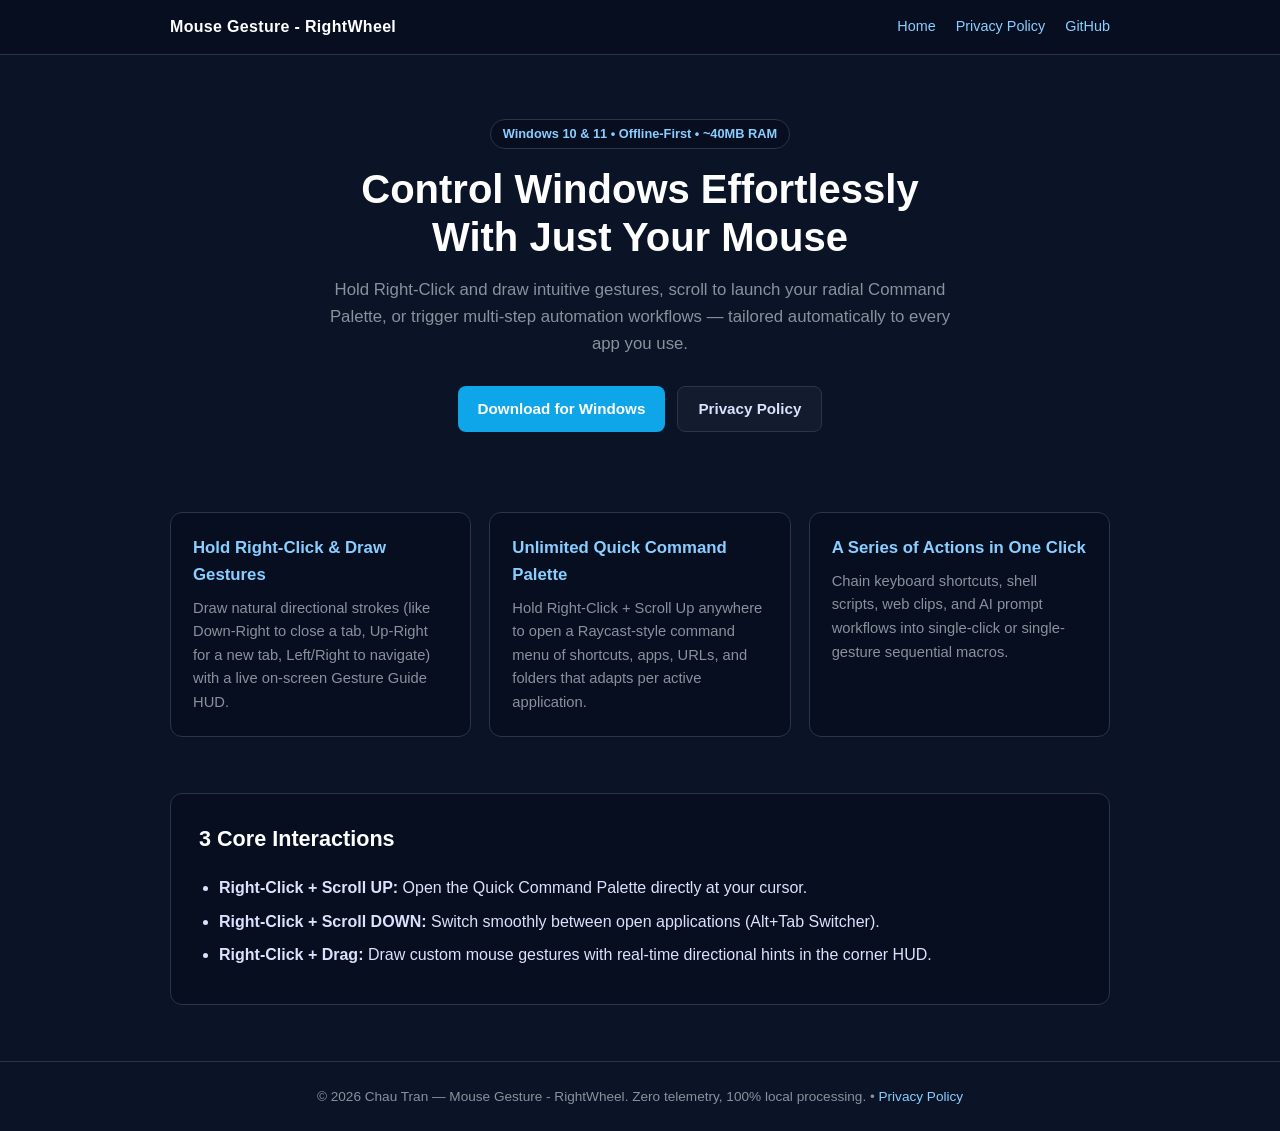
<file: docs/index.html>
<!DOCTYPE html>
<html lang="en">
<head>
  <meta charset="UTF-8" />
  <meta name="viewport" content="width=device-width, initial-scale=1.0" />
  <title>Mouse Gesture - RightWheel | Windows 10/11 Mouse Productivity</title>
  <meta name="description" content="Transform your standard mouse into a productivity powerhouse on Windows 10/11 with Right-Click Draw Gestures, Instant Command Palette, and Multi-Step Macros." />
  <style>
    :root {
      --bg: #0b1326;
      --surface: #060e20;
      --card: #131b2e;
      --border: #2d3449;
      --text: #dae2fd;
      --muted: #88929b;
      --accent: #89ceff;
      --primary: #0ea5e9;
      --mint: #10b981;
    }
    * { box-sizing: border-box; }
    body { font-family: -apple-system, BlinkMacSystemFont, "Segoe UI", Roboto, sans-serif; background: var(--bg); color: var(--text); margin: 0; line-height: 1.6; }
    a { color: var(--accent); text-decoration: none; }
    a:hover { text-decoration: underline; }
    .container { max-width: 980px; margin: 0 auto; padding: 0 20px; }
    header { border-bottom: 1px solid var(--border); background: var(--surface); padding: 14px 0; }
    .nav { display: flex; align-items: center; justify-content: space-between; }
    .brand { font-weight: 700; font-size: 1rem; color: #fff; letter-spacing: 0.02em; }
    .nav-links { display: flex; gap: 20px; font-size: 0.9rem; }
    .hero { padding: 64px 0 48px; text-align: center; }
    .badge { display: inline-block; padding: 4px 12px; border-radius: 999px; border: 1px solid var(--border); background: var(--surface); color: var(--accent); font-size: 0.8rem; font-weight: 600; margin-bottom: 16px; }
    h1 { font-size: 2.5rem; line-height: 1.2; margin: 0 0 16px; color: #fff; }
    .subtitle { max-width: 640px; margin: 0 auto 28px; color: var(--muted); font-size: 1.05rem; }
    .cta-row { display: flex; gap: 12px; justify-content: center; flex-wrap: wrap; }
    .btn { display: inline-flex; align-items: center; gap: 8px; padding: 10px 20px; border-radius: 8px; font-weight: 600; font-size: 0.95rem; }
    .btn-primary { background: var(--primary); color: #fff; }
    .btn-secondary { background: var(--card); border: 1px solid var(--border); color: var(--text); }
    .grid { display: grid; grid-template-columns: repeat(auto-fit, minmax(260px, 1fr)); gap: 18px; margin: 32px 0 56px; }
    .card { background: var(--surface); border: 1px solid var(--border); border-radius: 12px; padding: 22px; }
    .card h3 { margin: 0 0 8px; color: var(--accent); font-size: 1.05rem; }
    .card p { margin: 0; color: var(--muted); font-size: 0.92rem; }
    .how { background: var(--surface); border: 1px solid var(--border); border-radius: 12px; padding: 28px; margin-bottom: 56px; }
    .how h2 { margin-top: 0; color: #fff; font-size: 1.35rem; }
    .how ul { margin: 0; padding-left: 20px; color: var(--text); }
    .how li { margin-bottom: 8px; }
    footer { border-top: 1px solid var(--border); padding: 24px 0; text-align: center; color: var(--muted); font-size: 0.85rem; }
  </style>
</head>
<body>
  <header>
    <div class="container nav">
      <div class="brand">Mouse Gesture - RightWheel</div>
      <div class="nav-links">
        <a href="index.html">Home</a>
        <a href="privacy.html">Privacy Policy</a>
        <a href="https://github.com/chautnus/RightWheel">GitHub</a>
      </div>
    </div>
  </header>

  <main class="container">
    <section class="hero">
      <div class="badge">Windows 10 &amp; 11 • Offline-First • ~40MB RAM</div>
      <h1>Control Windows Effortlessly<br/>With Just Your Mouse</h1>
      <p class="subtitle">
        Hold Right-Click and draw intuitive gestures, scroll to launch your radial Command Palette,
        or trigger multi-step automation workflows — tailored automatically to every app you use.
      </p>
      <div class="cta-row">
        <a class="btn btn-primary" href="https://github.com/chautnus/RightWheel/releases">Download for Windows</a>
        <a class="btn btn-secondary" href="privacy.html">Privacy Policy</a>
      </div>
    </section>

    <section class="grid">
      <div class="card">
        <h3>Hold Right-Click &amp; Draw Gestures</h3>
        <p>Draw natural directional strokes (like Down-Right to close a tab, Up-Right for a new tab, Left/Right to navigate) with a live on-screen Gesture Guide HUD.</p>
      </div>
      <div class="card">
        <h3>Unlimited Quick Command Palette</h3>
        <p>Hold Right-Click + Scroll Up anywhere to open a Raycast-style command menu of shortcuts, apps, URLs, and folders that adapts per active application.</p>
      </div>
      <div class="card">
        <h3>A Series of Actions in One Click</h3>
        <p>Chain keyboard shortcuts, shell scripts, web clips, and AI prompt workflows into single-click or single-gesture sequential macros.</p>
      </div>
    </section>

    <section class="how">
      <h2>3 Core Interactions</h2>
      <ul>
        <li><strong>Right-Click + Scroll UP:</strong> Open the Quick Command Palette directly at your cursor.</li>
        <li><strong>Right-Click + Scroll DOWN:</strong> Switch smoothly between open applications (Alt+Tab Switcher).</li>
        <li><strong>Right-Click + Drag:</strong> Draw custom mouse gestures with real-time directional hints in the corner HUD.</li>
      </ul>
    </section>
  </main>

  <footer>
    <div class="container">
      &copy; 2026 Chau Tran &mdash; Mouse Gesture - RightWheel. Zero telemetry, 100% local processing.
      &bull; <a href="privacy.html">Privacy Policy</a>
    </div>
  </footer>
</body>
</html>
</file>
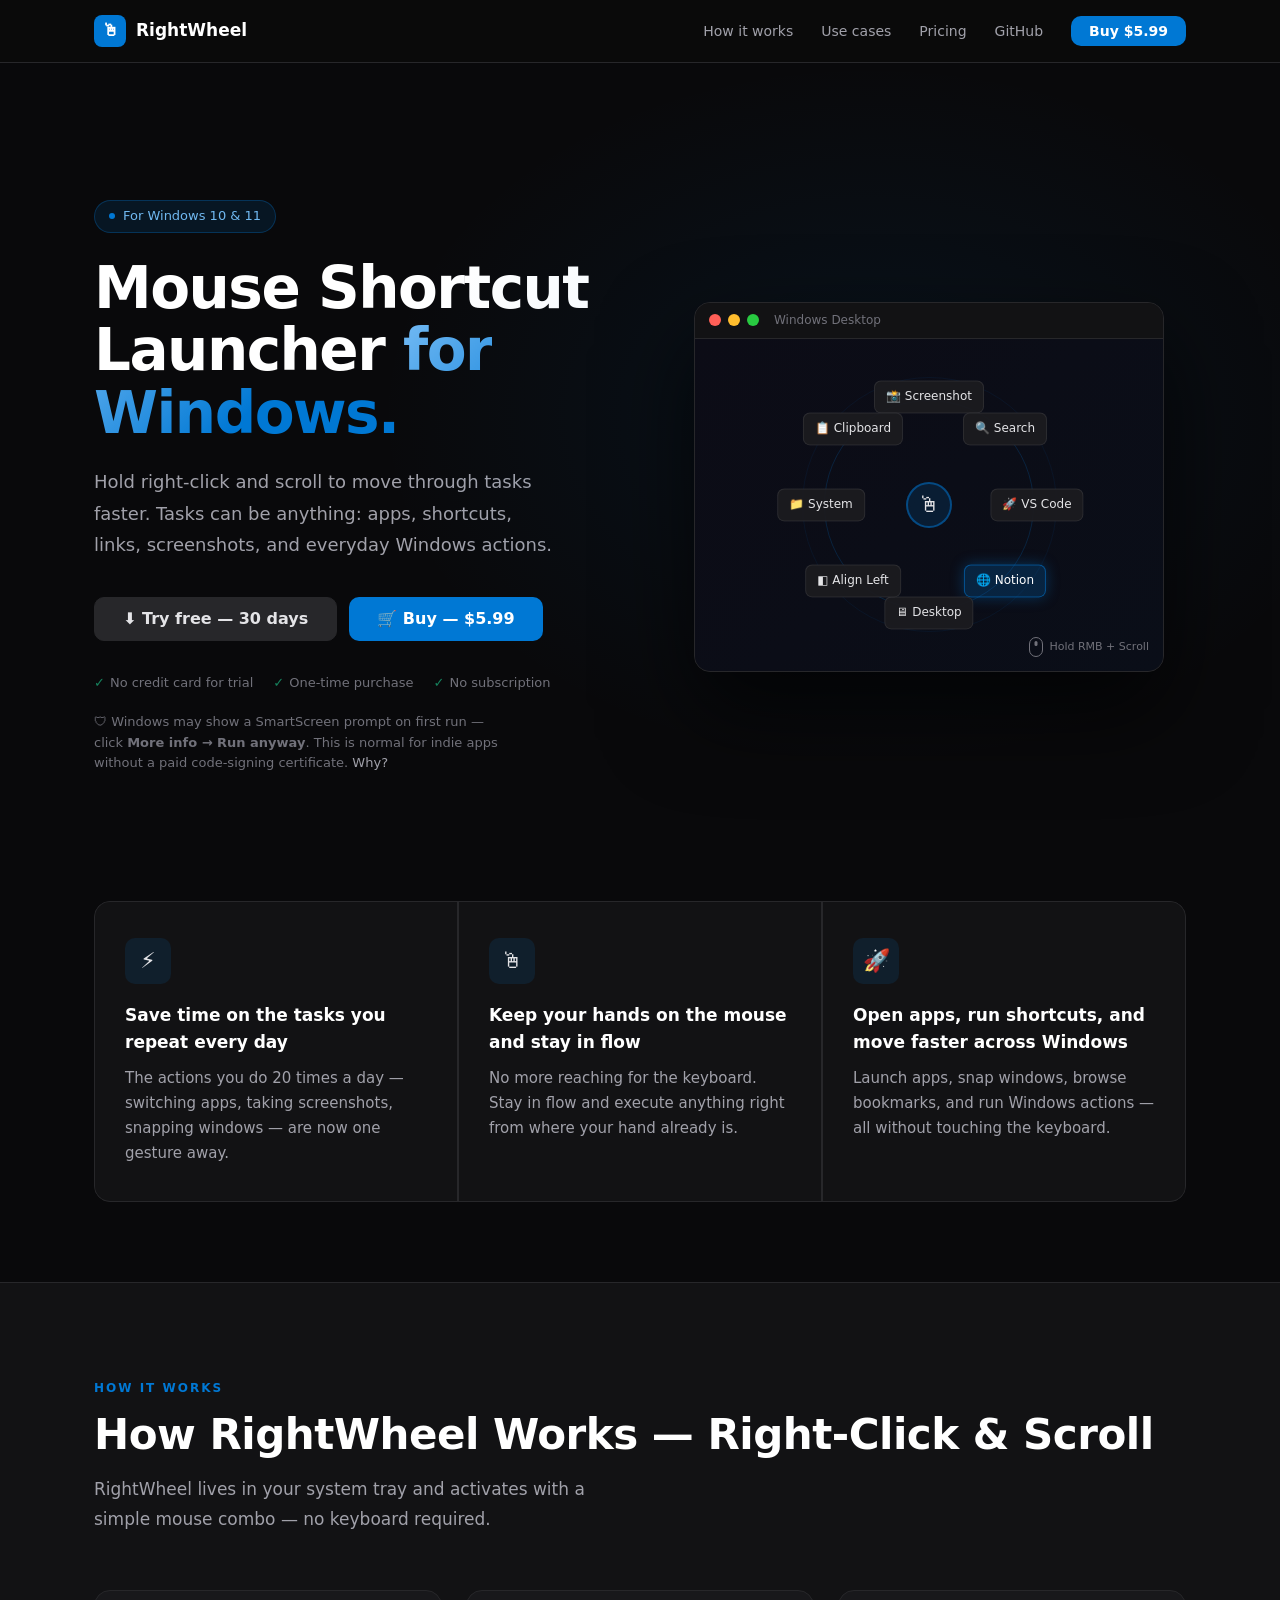
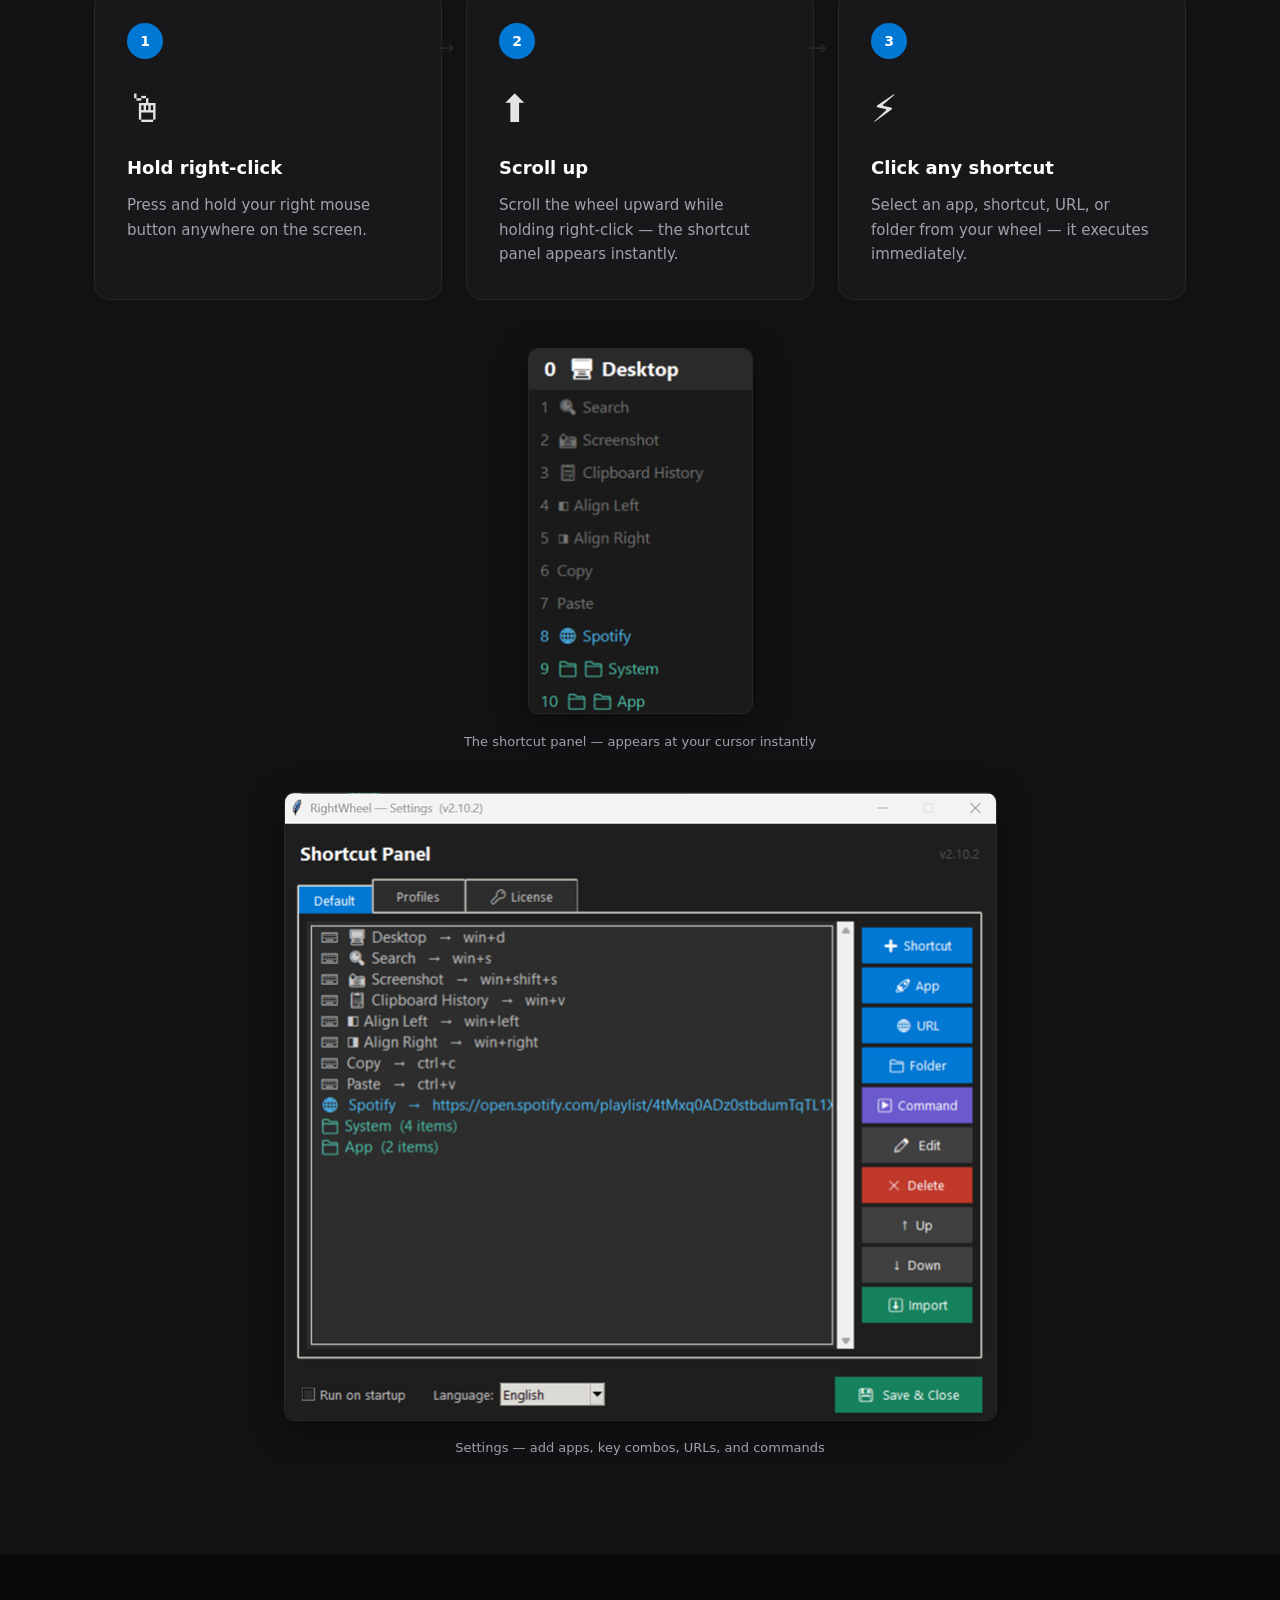
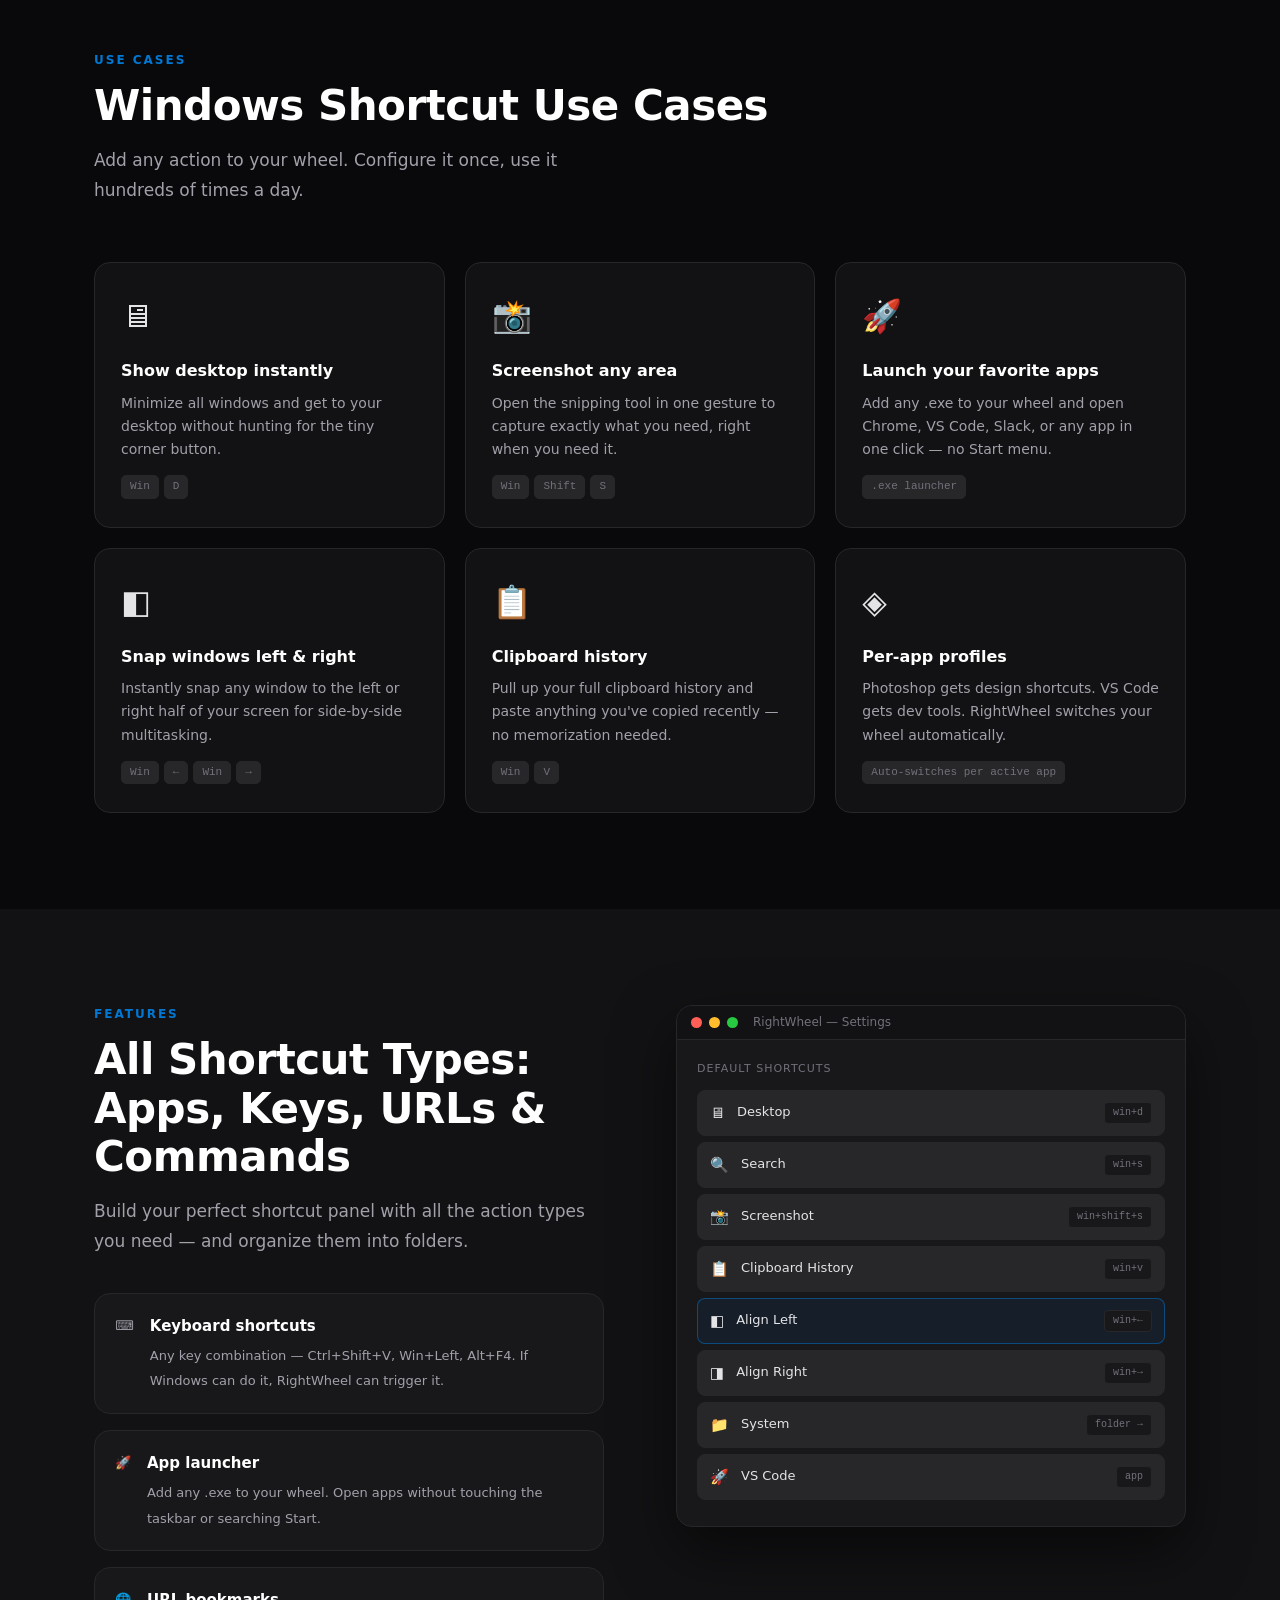
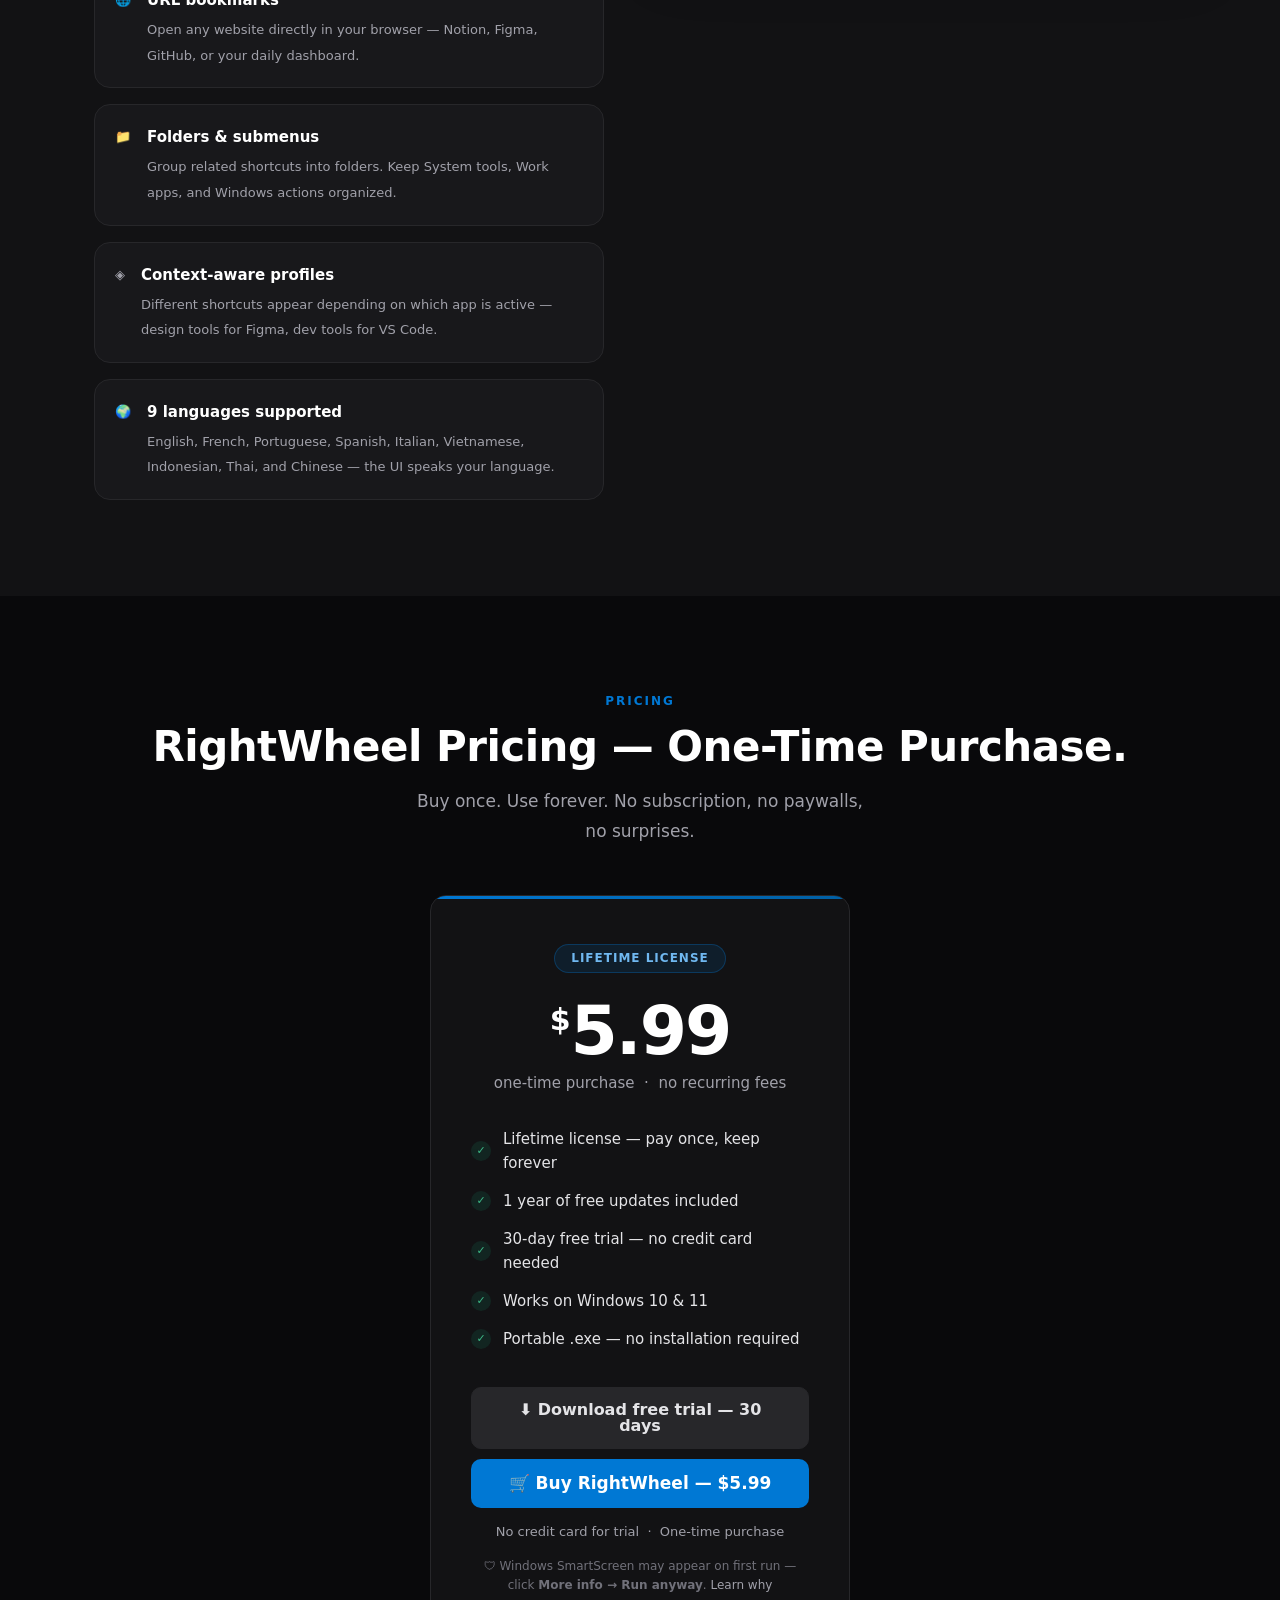
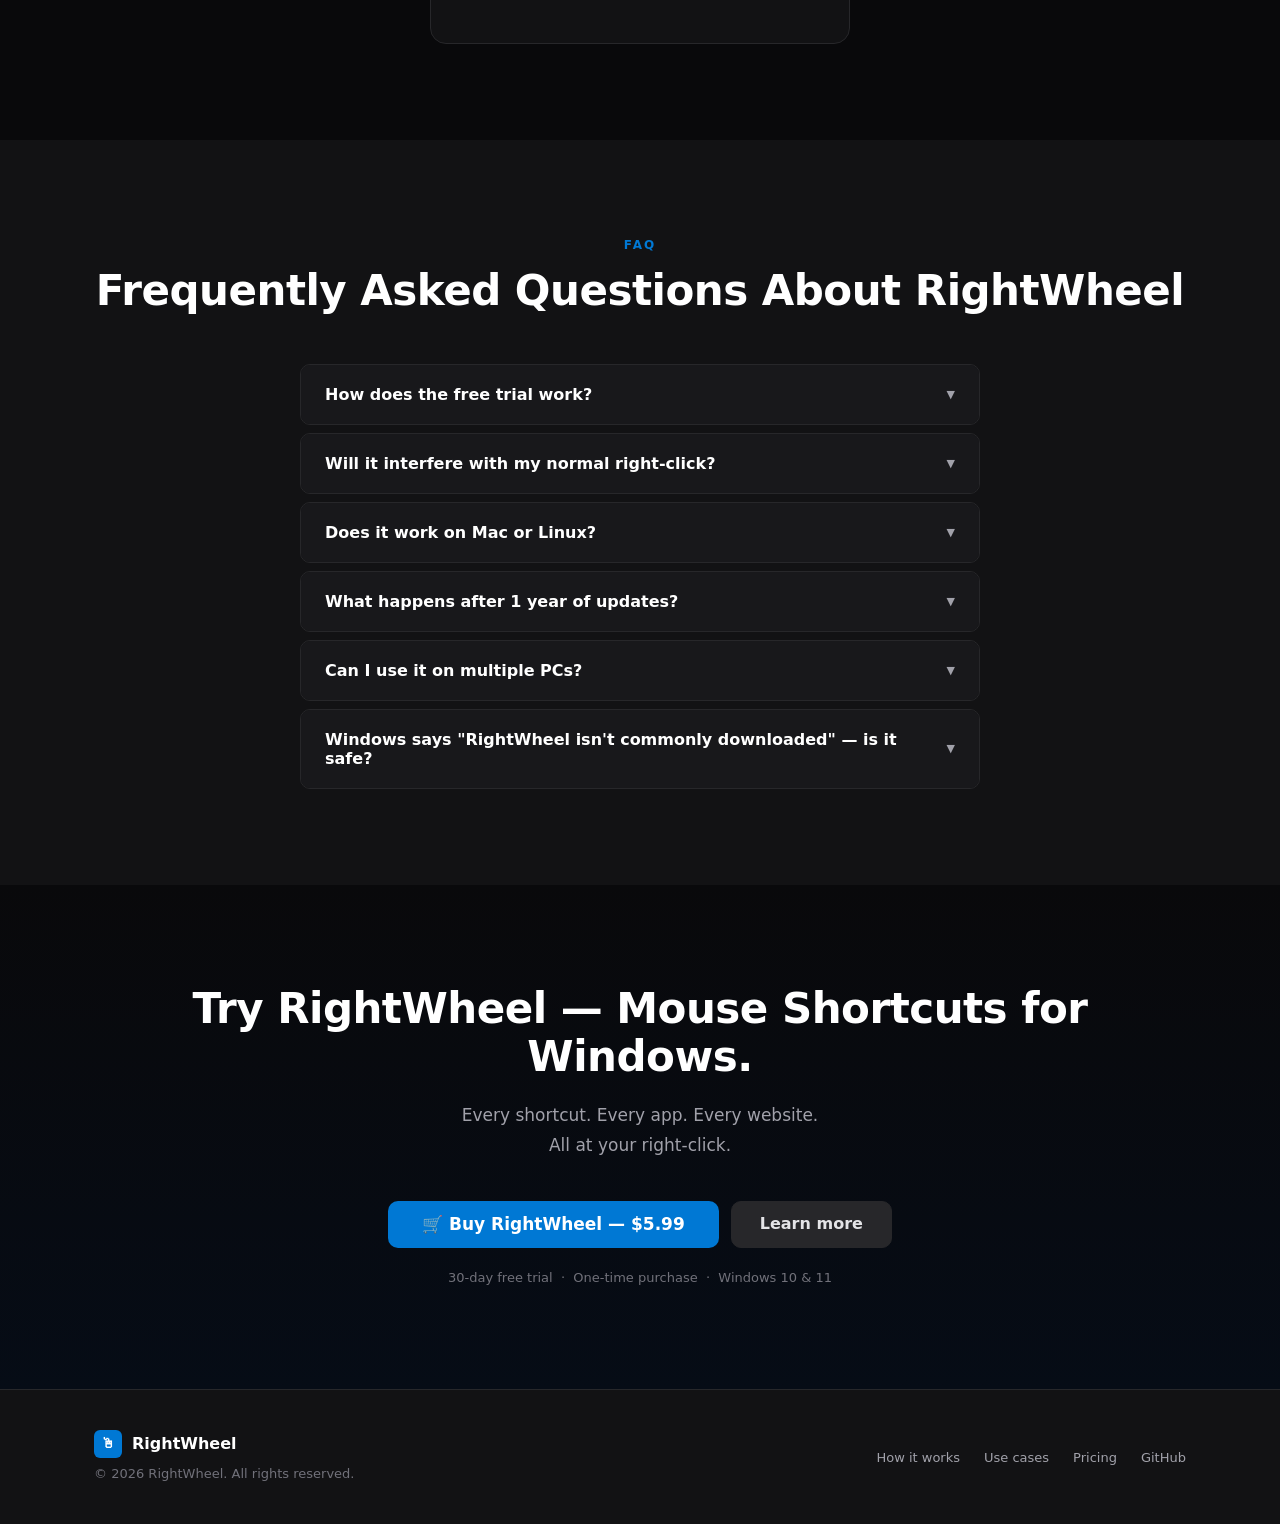
<file: website/index.html>
<!DOCTYPE html>
<html lang="en">
<head>
  <meta charset="UTF-8">
  <meta name="viewport" content="width=device-width, initial-scale=1.0">
  <title>Mouse Shortcut Launcher for Windows — RightWheel App</title>
  <meta name="description" content="RightWheel: Windows mouse shortcut launcher. Hold right-click + scroll to open apps, trigger shortcuts, switch windows — no keyboard needed. 30-day free trial.">
  <meta name="keywords" content="mouse shortcuts, windows productivity, rightwheel, hotkey, quick launch, mouse wheel, keyboard shortcut launcher">
  <link rel="canonical" href="https://chautnus.github.io/RightWheel/">
  <link rel="sitemap" type="application/xml" href="https://chautnus.github.io/RightWheel/sitemap.xml">
  <link rel="icon" href="data:image/svg+xml,<svg xmlns='http://www.w3.org/2000/svg' viewBox='0 0 100 100'><rect width='100' height='100' rx='20' fill='%230078d4'/><text y='.9em' font-size='80'>🖱</text></svg>">

  <!-- Open Graph -->
  <meta property="og:title" content="Mouse Shortcut Launcher for Windows — RightWheel App">
  <meta property="og:description" content="Hold right-click and scroll to instantly open apps, trigger shortcuts, and switch windows — no keyboard needed. Free 30-day trial. $5.99 one-time purchase.">
  <meta property="og:type" content="website">
  <meta property="og:url" content="https://chautnus.github.io/RightWheel/">
  <meta property="og:image" content="https://chautnus.github.io/RightWheel/og-image.jpg">
  <meta property="og:image:width" content="1200">
  <meta property="og:image:height" content="630">
  <meta property="og:image:alt" content="RightWheel — Windows mouse shortcut launcher">
  <meta property="og:site_name" content="RightWheel">
  <meta property="og:locale" content="en_US">

  <!-- Twitter -->
  <meta name="twitter:card" content="summary_large_image">
  <meta name="twitter:title" content="Mouse Shortcut Launcher for Windows — RightWheel">
  <meta name="twitter:description" content="Hold right-click + scroll to instantly open apps, trigger shortcuts, and switch windows — no keyboard needed. Free 30-day trial on Windows 10 &amp; 11.">
  <meta name="twitter:image" content="https://chautnus.github.io/RightWheel/og-image.jpg">
  <meta name="twitter:image:alt" content="RightWheel — Windows mouse shortcut launcher">
  <meta name="robots" content="index, follow">
  <meta name="author" content="chautnus">

  <!-- Structured data -->
  <script type="application/ld+json">
  {
    "@context": "https://schema.org",
    "@type": "SoftwareApplication",
    "name": "RightWheel",
    "applicationCategory": "UtilitiesApplication",
    "operatingSystem": "Windows 10, Windows 11",
    "description": "Hold right-click and scroll to instantly access apps, shortcuts, links, screenshots, and everyday Windows actions.",
    "url": "https://chautnus.github.io/RightWheel/",
    "downloadUrl": "https://github.com/chautnus/RightWheel/releases/latest/download/RightWheel.exe",
    "softwareVersion": "2.11.0",
    "screenshot": "https://chautnus.github.io/RightWheel/RightWheel%20Screen%201.png",
    "author": {
      "@type": "Person",
      "name": "chautnus",
      "url": "https://github.com/chautnus"
    },
    "offers": {
      "@type": "Offer",
      "price": "5.99",
      "priceCurrency": "USD",
      "availability": "https://schema.org/InStock"
    },
    "featureList": [
      "Mouse shortcut launcher for Windows",
      "Right-click radial menu",
      "Keyboard shortcut launcher",
      "App launcher",
      "URL bookmarks",
      "Shell command runner",
      "Folders and submenus",
      "Alt+Tab window switcher",
      "9 languages supported",
      "30-day free trial"
    ]
  }
  </script>

  <!-- FAQPage structured data -->
  <script type="application/ld+json">
  {
    "@context": "https://schema.org",
    "@type": "FAQPage",
    "mainEntity": [
      {
        "@type": "Question",
        "name": "How does the free trial work?",
        "acceptedAnswer": {
          "@type": "Answer",
          "text": "After downloading, RightWheel runs in full trial mode for 30 days — no account and no credit card required. All features are available during the trial. After 30 days, activate a purchased license key to continue using it indefinitely."
        }
      },
      {
        "@type": "Question",
        "name": "Will RightWheel interfere with my normal right-click?",
        "acceptedAnswer": {
          "@type": "Answer",
          "text": "No. RightWheel only activates when you hold right-click and scroll at the same time. A quick single right-click still shows the normal Windows context menu as usual — nothing changes for your existing workflow."
        }
      },
      {
        "@type": "Question",
        "name": "Does RightWheel work on Mac or Linux?",
        "acceptedAnswer": {
          "@type": "Answer",
          "text": "RightWheel is currently Windows-only (Windows 10 and 11). It relies on the Windows low-level mouse hook API. Mac and Linux versions are not planned at this time."
        }
      },
      {
        "@type": "Question",
        "name": "What happens after 1 year of updates?",
        "acceptedAnswer": {
          "@type": "Answer",
          "text": "Your license is permanent — RightWheel keeps working forever on the version you have. After 1 year, you won't receive new feature updates automatically, but the app continues to run. You can always buy an upgrade to renew your update period."
        }
      },
      {
        "@type": "Question",
        "name": "Can I use RightWheel on multiple PCs?",
        "acceptedAnswer": {
          "@type": "Answer",
          "text": "Each license covers one PC. If you need RightWheel on multiple machines, purchase additional licenses."
        }
      },
      {
        "@type": "Question",
        "name": "Windows says RightWheel isn't commonly downloaded — is it safe?",
        "acceptedAnswer": {
          "@type": "Answer",
          "text": "Yes, completely. The warning is from Windows SmartScreen, which flags any executable that hasn't yet built up a download reputation — regardless of whether it is safe or not. RightWheel is an indie app without a paid code-signing certificate. To run it: click More info then Run anyway. The source code is open on GitHub."
        }
      }
    ]
  }
  </script>

  <style>
    *, *::before, *::after { box-sizing: border-box; margin: 0; padding: 0; }

    :root {
      --bg:     #09090b;
      --bg2:    #121214;
      --bg3:    #18181b;
      --bg4:    #27272a;
      --bg5:    #3f3f46;
      --border: #27272a;
      --text:   #e4e4e7;
      --muted:  #a1a1aa;
      --dim:    #71717a;
      --white:  #ffffff;
      --blue:   #0078d4;
      --blue-h: #106ebe;
      --blue-l: rgba(0,120,212,.12);
      --green:  #16825d;
      --green-h:#1a9e71;
      --r:      10px;
      --r-lg:   16px;
      --font:   'Segoe UI', system-ui, -apple-system, 'Helvetica Neue', sans-serif;
      --mono:   'Cascadia Code', 'Consolas', 'Courier New', monospace;
      --max:    1140px;
    }

    html { scroll-behavior: smooth; }

    body {
      font-family: var(--font);
      background: var(--bg);
      color: var(--text);
      line-height: 1.6;
      overflow-x: hidden;
    }

    a { color: var(--blue); text-decoration: none; }
    a:hover { text-decoration: underline; }
    a:focus-visible, button:focus-visible, .btn:focus-visible {
      outline: 2px solid var(--blue);
      outline-offset: 2px;
    }

    @media (prefers-reduced-motion: reduce) {
      *, *::before, *::after {
        animation-duration: 0.01ms !important;
        animation-iteration-count: 1 !important;
        transition-duration: 0.01ms !important;
        scroll-behavior: auto !important;
      }
    }

    /* ─── Layout ─────────────────────────────────────────────── */
    .container { max-width: var(--max); margin: 0 auto; padding: 0 24px; }

    /* ─── Buttons ────────────────────────────────────────────── */
    .btn {
      display: inline-flex; align-items: center; gap: 8px;
      padding: 13px 28px; border-radius: var(--r);
      font-size: 16px; font-weight: 600; font-family: var(--font);
      cursor: pointer; border: none; text-decoration: none;
      transition: all .2s; line-height: 1;
    }
    .btn:hover { text-decoration: none; }
    .btn-primary   { background: var(--blue); color: var(--white); }
    .btn-primary:hover {
      background: var(--blue-h); color: var(--white);
      transform: translateY(-1px); box-shadow: 0 4px 14px rgba(0,120,212,.35);
    }
    .btn-secondary { background: var(--bg4); color: var(--text); border: 1px solid var(--border); }
    .btn-secondary:hover { background: var(--bg5); color: var(--white); }

    /* ─── Nav ────────────────────────────────────────────────── */
    nav {
      position: sticky; top: 0; z-index: 100;
      background: rgba(11,11,11,.88); backdrop-filter: blur(14px);
      border-bottom: 1px solid var(--border);
    }
    .nav-inner {
      display: flex; align-items: center;
      height: 62px; gap: 32px;
    }
    .nav-logo {
      display: flex; align-items: center; gap: 10px;
      font-weight: 700; font-size: 17px; color: var(--white);
      text-decoration: none; flex-shrink: 0;
    }
    .nav-logo-icon {
      width: 32px; height: 32px; background: var(--blue);
      border-radius: 8px;
      display: flex; align-items: center; justify-content: center;
      font-size: 17px;
    }
    .nav-links {
      display: flex; align-items: center; gap: 28px;
      margin-left: auto; list-style: none;
    }
    .nav-links a { color: var(--muted); font-size: 14px; transition: color .2s; }
    .nav-links a:hover { color: var(--white); text-decoration: none; }
    .nav-cta {
      background: var(--blue) !important; color: var(--white) !important;
      padding: 7px 18px; border-radius: var(--r);
      font-weight: 600; font-size: 14px !important;
      transition: background .2s !important;
    }
    .nav-cta:hover { background: var(--blue-h) !important; }

    /* ─── Hero ───────────────────────────────────────────────── */
    .hero {
      min-height: calc(100vh - 62px);
      display: flex; align-items: center;
      padding: 80px 0 70px; position: relative; overflow: hidden;
    }
    .hero::before {
      content: '';
      position: absolute; inset: 0;
      background: radial-gradient(ellipse 55% 60% at 68% 42%, rgba(0,120,212,.09) 0%, transparent 70%);
      pointer-events: none;
    }
    .hero-inner {
      display: grid; grid-template-columns: 1fr 1fr;
      gap: 64px; align-items: center;
    }
    .hero-badge {
      display: inline-flex; align-items: center; gap: 8px;
      background: var(--blue-l); border: 1px solid rgba(0,120,212,.3);
      border-radius: 100px; padding: 5px 14px;
      font-size: 13px; color: #70b8f0; margin-bottom: 24px;
    }
    .hero-badge-dot {
      width: 6px; height: 6px; border-radius: 50%; background: var(--blue);
    }
    .hero h1 {
      font-size: clamp(36px, 5vw, 58px); font-weight: 800;
      line-height: 1.08; letter-spacing: -1.5px;
      color: var(--white); margin-bottom: 22px;
    }
    .hero h1 em {
      font-style: normal;
      background: linear-gradient(135deg, #74bbf5 0%, #0078d4 60%);
      -webkit-background-clip: text; -webkit-text-fill-color: transparent; background-clip: text;
    }
    .hero-desc {
      font-size: 18px; color: var(--muted); line-height: 1.75;
      margin-bottom: 36px; max-width: 460px;
    }
    .hero-actions { display: flex; gap: 12px; flex-wrap: wrap; }
    .hero-trust {
      display: flex; align-items: center; gap: 20px; flex-wrap: wrap;
      margin-top: 32px; font-size: 13px; color: var(--dim);
    }
    .hero-trust span { display: flex; align-items: center; gap: 5px; }
    .hero-trust .check { color: var(--green); }

    /* ─── Wheel Mockup ───────────────────────────────────────── */
    .hero-visual {
      display: flex; align-items: center; justify-content: center;
    }
    .mockup-window {
      width: 470px; height: 370px;
      background: var(--bg3); border: 1px solid var(--border);
      border-radius: var(--r-lg); position: relative; overflow: hidden;
      box-shadow: 0 40px 90px rgba(0,0,0,.7);
    }
    .mockup-titlebar {
      height: 36px; background: var(--bg2);
      border-bottom: 1px solid var(--border);
      display: flex; align-items: center; padding: 0 14px; gap: 7px;
    }
    .dot { width: 12px; height: 12px; border-radius: 50%; }
    .mockup-titlebar-label { margin-left: 8px; font-size: 12px; color: var(--dim); }
    .mockup-body {
      position: relative; height: calc(100% - 36px);
      background: linear-gradient(135deg, #0c0c16 0%, #0a0e18 100%);
      display: flex; align-items: center; justify-content: center;
    }

    /* Wheel */
    .wheel-wrap { position: relative; width: 290px; height: 290px;
      display: flex; align-items: center; justify-content: center; }
    .wheel-ring {
      position: absolute; border-radius: 50%; border-style: solid;
      border-color: rgba(0,120,212,.2); border-width: 1px;
      animation: pulse-ring 3s ease-in-out infinite;
    }
    .wr1 { width: 210px; height: 210px; }
    .wr2 { width: 255px; height: 255px; border-color: rgba(0,120,212,.08); animation-delay:.6s; }
    @keyframes pulse-ring {
      0%,100% { opacity:.5; transform:scale(1); }
      50%      { opacity:1;  transform:scale(1.025); }
    }
    .wheel-center {
      width: 46px; height: 46px; border-radius: 50%;
      background: rgba(0,120,212,.15); border: 2px solid rgba(0,120,212,.5);
      display: flex; align-items: center; justify-content: center;
      font-size: 22px; z-index: 2;
      animation: center-pulse 2s ease-in-out infinite alternate;
    }
    @keyframes center-pulse {
      from { box-shadow: 0 0 4px rgba(0,120,212,.2); }
      to   { box-shadow: 0 0 12px rgba(0,120,212,.35); }
    }
    .wi {
      position: absolute;
      transform: translate(-50%, -50%);
    }
    .pill {
      display: flex; align-items: center; gap: 5px;
      background: rgba(28,28,32,.96); border: 1px solid rgba(255,255,255,.08);
      border-radius: 7px; padding: 6px 11px;
      font-size: 12px; color: var(--text); white-space: nowrap;
      transition: all .3s; cursor: default;
    }
    .pill.hi {
      background: rgba(0,120,212,.22);
      border-color: rgba(0,120,212,.55);
      color: var(--white);
      box-shadow: 0 0 14px rgba(0,120,212,.35);
    }
    .scroll-hint {
      position: absolute; bottom: 14px; right: 14px;
      font-size: 11px; color: var(--dim);
      display: flex; align-items: center; gap: 6px;
    }
    .scroll-mouse {
      width: 14px; height: 20px; border: 1.5px solid var(--dim);
      border-radius: 7px; position: relative;
    }
    .scroll-mouse::after {
      content: ''; width: 3px; height: 5px;
      background: var(--dim); border-radius: 2px;
      position: absolute; left: 50%; top: 3px; transform: translateX(-50%);
      animation: s-dot 1.5s ease-in-out infinite;
    }
    @keyframes s-dot { 0%,100%{opacity:1;top:3px} 50%{opacity:.3;top:8px} }

    /* ─── Section shared ─────────────────────────────────────── */
    section { padding: 96px 0; }
    .label {
      font-size: 12px; font-weight: 700; letter-spacing: 2px;
      text-transform: uppercase; color: var(--blue); margin-bottom: 12px;
    }
    .sh {
      font-size: clamp(28px, 4vw, 42px); font-weight: 800;
      color: var(--white); line-height: 1.15;
      letter-spacing: -0.5px; margin-bottom: 16px;
    }
    .sd {
      font-size: 17px; color: var(--muted);
      line-height: 1.75; margin-bottom: 56px;
    }

    /* ─── Value Props ─────────────────────────────────────────── */
    .props { padding: 0 0 80px; border-bottom: 1px solid var(--border); }
    .props-grid {
      display: grid; grid-template-columns: repeat(3,1fr);
      gap: 2px; background: var(--border);
      border: 1px solid var(--border); border-radius: var(--r-lg); overflow: hidden;
    }
    .prop { background: var(--bg2); padding: 36px 30px; }
    .prop-ico {
      width: 46px; height: 46px; background: var(--blue-l);
      border-radius: var(--r); display: flex; align-items: center;
      justify-content: center; font-size: 22px; margin-bottom: 18px;
    }
    .prop h3 { font-size: 17px; font-weight: 700; color: var(--white); margin-bottom: 10px; }
    .prop p  { font-size: 15px; color: var(--muted); line-height: 1.65; }

    /* ─── How it works ───────────────────────────────────────── */
    .how { background: var(--bg2); }
    .how-steps { display: grid; grid-template-columns: repeat(3,1fr); gap: 24px; }
    .screenshots { display: flex; gap: 40px; justify-content: center; align-items: flex-start; margin-top: 48px; flex-wrap: wrap; }
    .screenshots figure { margin: 0; text-align: center; }
    .screenshots img { border-radius: 10px; border: 1px solid var(--border); box-shadow: 0 8px 32px rgba(0,0,0,.4); max-width: 100%; height: auto; }
    .screenshots figcaption { margin-top: 10px; font-size: 13px; color: var(--muted); }
    .step {
      background: var(--bg3); border: 1px solid var(--border);
      border-radius: var(--r-lg); padding: 32px; position: relative;
    }
    .step-num {
      width: 36px; height: 36px; border-radius: 50%; background: var(--blue);
      display: flex; align-items: center; justify-content: center;
      font-size: 14px; font-weight: 800; color: var(--white); margin-bottom: 20px;
    }
    .step-icon { font-size: 38px; display: block; margin-bottom: 14px; }
    .step h3 { font-size: 18px; font-weight: 700; color: var(--white); margin-bottom: 10px; }
    .step p  { font-size: 15px; color: var(--muted); line-height: 1.65; }
    .step-arrow {
      position: absolute; top: 46px; right: -14px;
      color: var(--border); font-size: 22px; z-index: 1; line-height: 1;
    }

    /* ─── Use Cases ──────────────────────────────────────────── */
    .cases-grid {
      display: grid; grid-template-columns: repeat(3,1fr); gap: 20px;
    }
    .case {
      background: var(--bg2); border: 1px solid var(--border);
      border-radius: var(--r-lg); padding: 28px 26px; transition: all .2s;
    }
    .case:hover {
      border-color: rgba(0,120,212,.4); background: var(--bg3);
      transform: translateY(-2px);
    }
    .case-ico { font-size: 32px; display: block; margin-bottom: 16px; }
    .case h3  { font-size: 16px; font-weight: 700; color: var(--white); margin-bottom: 8px; }
    .case p   { font-size: 14px; color: var(--muted); line-height: 1.65; }
    .keys     { display: flex; gap: 5px; flex-wrap: wrap; margin-top: 14px; }
    .kb {
      background: var(--bg4); border: 1px solid var(--border);
      border-radius: 5px; padding: 2px 8px;
      font-size: 11px; font-family: var(--mono); color: var(--dim);
    }

    /* ─── Features ───────────────────────────────────────────── */
    .features { background: var(--bg2); }
    .features-inner { display: grid; grid-template-columns: 1fr 1fr; gap: 72px; align-items: start; }
    .feat-list  { list-style: none; display: flex; flex-direction: column; gap: 16px; }
    .feat-item  {
      display: flex; gap: 16px; align-items: flex-start;
      padding: 20px; background: var(--bg3);
      border: 1px solid var(--border); border-radius: var(--r-lg); transition: border-color .2s;
    }
    .feat-item:hover { border-color: rgba(0,120,212,.35); }
    .feat-ico  { font-size: 22px; flex-shrink: 0; margin-top: 2px; }
    .feat-item strong { display: block; font-size: 15px; font-weight: 700; color: var(--white); margin-bottom: 4px; }
    .feat-item span   { font-size: 13px; color: var(--muted); line-height: 1.55; }

    /* Fake settings panel */
    .feat-panel {
      position: sticky; top: 80px;
      background: var(--bg3); border: 1px solid var(--border);
      border-radius: var(--r-lg); overflow: hidden;
      box-shadow: 0 24px 60px rgba(0,0,0,.5);
    }
    .panel-bar {
      height: 34px; background: var(--bg2);
      border-bottom: 1px solid var(--border);
      display: flex; align-items: center; padding: 0 14px; gap: 7px;
    }
    .panel-body { padding: 20px; }
    .panel-label { font-size: 11px; color: var(--dim); text-transform: uppercase; letter-spacing: 1px; margin-bottom: 12px; }
    .panel-row {
      display: flex; align-items: center; gap: 12px;
      padding: 10px 12px; margin-bottom: 6px;
      background: var(--bg4); border: 1px solid var(--border);
      border-radius: 8px; transition: all .2s;
    }
    .panel-row:hover { border-color: rgba(0,120,212,.4); background: rgba(0,120,212,.06); }
    .panel-row .pi { font-size: 15px; }
    .panel-row .pl { flex: 1; font-size: 13px; color: var(--text); }
    .panel-row .pk {
      font-family: var(--mono); font-size: 10px; color: var(--dim);
      background: var(--bg3); padding: 2px 8px;
      border-radius: 4px; border: 1px solid var(--border);
    }

    /* ─── Pricing ────────────────────────────────────────────── */
    .pricing { text-align: center; }
    .pricing-card {
      max-width: 420px; margin: 0 auto;
      background: var(--bg2); border: 1px solid var(--border);
      border-radius: var(--r-lg); padding: 48px 40px;
      position: relative; overflow: hidden;
    }
    .pricing-card::before {
      content: ''; position: absolute;
      top: 0; left: 0; right: 0; height: 3px;
      background: linear-gradient(90deg, var(--blue) 0%, #005fa3 100%);
    }
    .pricing-badge {
      display: inline-block;
      background: var(--blue-l); color: #70b8f0;
      border: 1px solid rgba(0,120,212,.3);
      border-radius: 100px; padding: 4px 16px;
      font-size: 12px; font-weight: 700;
      letter-spacing: 1px; text-transform: uppercase; margin-bottom: 24px;
    }
    .price {
      font-size: 68px; font-weight: 900;
      color: var(--white); line-height: 1;
      letter-spacing: -2px; margin-bottom: 6px;
    }
    .price sup { font-size: 30px; font-weight: 700; letter-spacing: 0; vertical-align: super; }
    .price-period { font-size: 15px; color: var(--muted); margin-bottom: 32px; }
    .price-feats { list-style: none; text-align: left; display: flex; flex-direction: column; gap: 14px; margin-bottom: 36px; }
    .price-feats li { display: flex; align-items: center; gap: 12px; font-size: 15px; color: var(--text); }
    .pf-check {
      width: 20px; height: 20px; border-radius: 50%;
      background: rgba(22,130,93,.18);
      display: flex; align-items: center; justify-content: center;
      font-size: 11px; color: #3dba88; flex-shrink: 0;
    }
    .trial-note { margin-top: 14px; font-size: 13px; color: var(--muted); }
    .smartscreen-note {
      margin-top: 18px; font-size: 13px; color: var(--dim);
      line-height: 1.6; max-width: 420px;
    }
    .smartscreen-note a { color: var(--muted); }
    .smartscreen-note a:hover { color: var(--white); }

    /* ─── FAQ ────────────────────────────────────────────────── */
    .faq { background: var(--bg2); }
    .faq-wrap { max-width: 680px; margin: 0 auto; }
    .faq-item { border: 1px solid var(--border); border-radius: var(--r); overflow: hidden; }
    .faq-item + .faq-item { margin-top: 8px; }
    .faq-q {
      width: 100%; background: var(--bg3); border: none;
      padding: 20px 24px; text-align: left;
      font-size: 16px; font-weight: 600; color: var(--white);
      cursor: pointer; display: flex; justify-content: space-between;
      align-items: center; gap: 16px; font-family: var(--font);
      transition: background .2s;
    }
    .faq-q:hover { background: var(--bg4); }
    .faq-arrow { font-size: 11px; color: var(--muted); transition: transform .25s; flex-shrink: 0; }
    .faq-item.open .faq-arrow { transform: rotate(180deg); }
    .faq-a { max-height: 0; overflow: hidden; transition: max-height .3s ease; background: var(--bg2); }
    .faq-a-inner { padding: 0 24px 20px; font-size: 15px; color: var(--muted); line-height: 1.75; }
    .faq-item.open .faq-a { max-height: 280px; }

    /* ─── CTA Banner ─────────────────────────────────────────── */
    .cta {
      text-align: center; padding: 100px 0;
      background: linear-gradient(180deg, var(--bg) 0%, #060c16 100%);
    }
    .cta .sh { margin-bottom: 20px; }
    .cta .sd { margin: 0 auto 40px; max-width: 480px; }
    .cta-row { display: flex; justify-content: center; gap: 12px; flex-wrap: wrap; }
    .cta-note { margin-top: 20px; font-size: 13px; color: var(--dim); }

    /* ─── Footer ─────────────────────────────────────────────── */
    footer {
      background: var(--bg2); border-top: 1px solid var(--border); padding: 40px 0;
    }
    .footer-inner {
      display: flex; justify-content: space-between;
      align-items: center; gap: 24px; flex-wrap: wrap;
    }
    .footer-brand { display: flex; align-items: center; gap: 10px; font-weight: 700; color: var(--white); }
    .footer-brand-ico {
      width: 28px; height: 28px; background: var(--blue);
      border-radius: 6px; display: flex; align-items: center;
      justify-content: center; font-size: 14px;
    }
    .footer-copy { font-size: 13px; color: var(--dim); margin-top: 6px; }
    .footer-links { display: flex; gap: 24px; list-style: none; }
    .footer-links a { font-size: 13px; color: var(--muted); transition: color .2s; }
    .footer-links a:hover { color: var(--white); text-decoration: none; }

    /* ─── Responsive ─────────────────────────────────────────── */
    @media (max-width: 920px) {
      .hero-inner { grid-template-columns: 1fr; text-align: center; }
      .hero-visual { order: -1; }
      .hero-actions, .hero-trust { justify-content: center; }
      .hero-desc { margin-left: auto; margin-right: auto; }
      .mockup-window { width: 360px; height: 300px; }
      .wheel-wrap { width: 240px; height: 240px; }
      .props-grid, .how-steps { grid-template-columns: 1fr; }
      .step-arrow { display: none; }
      .cases-grid { grid-template-columns: repeat(2,1fr); }
      .features-inner { grid-template-columns: 1fr; }
      .feat-panel { position: static; }
    }
    @media (max-width: 600px) {
      .nav-links { display: none; }
      .cases-grid { grid-template-columns: 1fr; }
      section { padding: 64px 0; }
      .hero { padding: 56px 0 48px; }
      .mockup-window { width: 310px; height: 270px; }
    }
  </style>
</head>
<body>

<!-- ════ NAV ════ -->
<nav>
  <div class="container nav-inner">
    <a class="nav-logo" href="#">
      <div class="nav-logo-icon">🖱</div>
      RightWheel
    </a>
    <ul class="nav-links">
      <li><a href="#how-it-works">How it works</a></li>
      <li><a href="#use-cases">Use cases</a></li>
      <li><a href="#pricing">Pricing</a></li>
      <li><a href="https://github.com/chautnus/RightWheel" target="_blank" rel="noopener noreferrer">GitHub</a></li>
      <li>
        <a class="nav-cta"
           href="https://imagesnap.lemonsqueezy.com/checkout/buy/121b3bd5-3464-4e73-9ead-70b0034ec124"
           target="_blank" rel="noopener noreferrer">
          Buy $5.99
        </a>
      </li>
    </ul>
  </div>
</nav>

<!-- ════ HERO ════ -->
<section class="hero">
  <div class="container">
    <div class="hero-inner">

      <!-- Copy -->
      <div class="hero-copy">
        <div class="hero-badge">
          <div class="hero-badge-dot"></div>
          For Windows 10 &amp; 11
        </div>
        <h1>Mouse Shortcut Launcher <em>for Windows.</em></h1>
        <p class="hero-desc">
          Hold right-click and scroll to move through tasks faster.
          Tasks can be anything: apps, shortcuts, links, screenshots,
          and everyday Windows actions.
        </p>
        <div class="hero-actions">
          <a class="btn btn-secondary"
             href="https://github.com/chautnus/RightWheel/releases/latest/download/RightWheel.exe">
            ⬇ Try free — 30 days
          </a>
          <a class="btn btn-primary"
             href="https://imagesnap.lemonsqueezy.com/checkout/buy/121b3bd5-3464-4e73-9ead-70b0034ec124"
             target="_blank" rel="noopener noreferrer">
            🛒 Buy — $5.99
          </a>
        </div>
        <div class="hero-trust">
          <span><span class="check">✓</span> No credit card for trial</span>
          <span><span class="check">✓</span> One-time purchase</span>
          <span><span class="check">✓</span> No subscription</span>
        </div>
        <p class="smartscreen-note">
          🛡 Windows may show a SmartScreen prompt on first run —
          click <strong>More info → Run anyway</strong>.
          This is normal for indie apps without a paid code-signing certificate.
          <a href="#faq-smartscreen">Why?</a>
        </p>
      </div>

      <!-- Wheel mockup -->
      <div class="hero-visual">
        <div class="mockup-window">
          <div class="mockup-titlebar">
            <div class="dot" style="background:#ff5f57"></div>
            <div class="dot" style="background:#ffbd2e"></div>
            <div class="dot" style="background:#28ca41"></div>
            <span class="mockup-titlebar-label">Windows Desktop</span>
          </div>
          <div class="mockup-body">
            <div class="wheel-wrap">
              <!-- rings -->
              <div class="wheel-ring wr2"></div>
              <div class="wheel-ring wr1"></div>

              <!-- 8 items around circle r=108px, translate(-50%,-50%) centering -->
              <!-- top 0° -->
              <div class="wi" style="left:50%;top:calc(50% - 108px)">
                <div class="pill">📸 Screenshot</div>
              </div>
              <!-- top-right 45° -->
              <div class="wi" style="left:calc(50% + 76px);top:calc(50% - 76px)">
                <div class="pill">🔍 Search</div>
              </div>
              <!-- right 90° -->
              <div class="wi" style="left:calc(50% + 108px);top:50%">
                <div class="pill hi" id="pill-active">🚀 VS Code</div>
              </div>
              <!-- bottom-right 135° -->
              <div class="wi" style="left:calc(50% + 76px);top:calc(50% + 76px)">
                <div class="pill">🌐 Notion</div>
              </div>
              <!-- bottom 180° -->
              <div class="wi" style="left:50%;top:calc(50% + 108px)">
                <div class="pill">🖥 Desktop</div>
              </div>
              <!-- bottom-left 225° -->
              <div class="wi" style="left:calc(50% - 76px);top:calc(50% + 76px)">
                <div class="pill">◧ Align Left</div>
              </div>
              <!-- left 270° -->
              <div class="wi" style="left:calc(50% - 108px);top:50%">
                <div class="pill">📁 System</div>
              </div>
              <!-- top-left 315° -->
              <div class="wi" style="left:calc(50% - 76px);top:calc(50% - 76px)">
                <div class="pill">📋 Clipboard</div>
              </div>

              <div class="wheel-center">🖱</div>
            </div>

            <div class="scroll-hint">
              <div class="scroll-mouse"></div>
              Hold RMB + Scroll
            </div>
          </div><!-- /mockup-body -->
        </div>
      </div><!-- /hero-visual -->

    </div><!-- /hero-inner -->
  </div>
</section>

<!-- ════ VALUE PROPS ════ -->
<div class="props">
  <div class="container">
    <div class="props-grid">
      <div class="prop">
        <div class="prop-ico">⚡</div>
        <h3>Save time on the tasks you repeat every day</h3>
        <p>The actions you do 20 times a day — switching apps, taking screenshots, snapping windows — are now one gesture away.</p>
      </div>
      <div class="prop">
        <div class="prop-ico">🖱</div>
        <h3>Keep your hands on the mouse and stay in flow</h3>
        <p>No more reaching for the keyboard. Stay in flow and execute anything right from where your hand already is.</p>
      </div>
      <div class="prop">
        <div class="prop-ico">🚀</div>
        <h3>Open apps, run shortcuts, and move faster across Windows</h3>
        <p>Launch apps, snap windows, browse bookmarks, and run Windows actions — all without touching the keyboard.</p>
      </div>
    </div>
  </div>
</div>

<!-- ════ HOW IT WORKS ════ -->
<section class="how" id="how-it-works">
  <div class="container">
    <p class="label">How it works</p>
    <h2 class="sh">How RightWheel Works — Right-Click &amp; Scroll</h2>
    <p class="sd" style="max-width:520px">RightWheel lives in your system tray and activates with a simple mouse combo — no keyboard required.</p>

    <div class="how-steps">
      <div class="step">
        <div class="step-num">1</div>
        <span class="step-icon">🖱</span>
        <h3>Hold right-click</h3>
        <p>Press and hold your right mouse button anywhere on the screen.</p>
        <div class="step-arrow">→</div>
      </div>
      <div class="step">
        <div class="step-num">2</div>
        <span class="step-icon">⬆</span>
        <h3>Scroll up</h3>
        <p>Scroll the wheel upward while holding right-click — the shortcut panel appears instantly.</p>
        <div class="step-arrow">→</div>
      </div>
      <div class="step">
        <div class="step-num">3</div>
        <span class="step-icon">⚡</span>
        <h3>Click any shortcut</h3>
        <p>Select an app, shortcut, URL, or folder from your wheel — it executes immediately.</p>
      </div>
    </div>

    <div class="screenshots">
      <figure>
        <img src="RightWheel Screen 1.png"
             alt="RightWheel shortcut panel open on Windows desktop showing numbered quick-launch items"
             width="225" height="367" loading="lazy">
        <figcaption>The shortcut panel — appears at your cursor instantly</figcaption>
      </figure>
      <figure>
        <img src="RightWheel Screen 2.png"
             alt="RightWheel settings window for adding apps, keyboard shortcuts, URLs, and shell commands"
             width="713" height="628" loading="lazy">
        <figcaption>Settings — add apps, key combos, URLs, and commands</figcaption>
      </figure>
    </div>
  </div>
</section>

<!-- ════ USE CASES ════ -->
<section id="use-cases">
  <div class="container">
    <p class="label">Use cases</p>
    <h2 class="sh">Windows Shortcut Use Cases</h2>
    <p class="sd" style="max-width:520px">Add any action to your wheel. Configure it once, use it hundreds of times a day.</p>

    <div class="cases-grid">
      <div class="case">
        <span class="case-ico">🖥</span>
        <h3>Show desktop instantly</h3>
        <p>Minimize all windows and get to your desktop without hunting for the tiny corner button.</p>
        <div class="keys">
          <span class="kb">Win</span><span class="kb">D</span>
        </div>
      </div>
      <div class="case">
        <span class="case-ico">📸</span>
        <h3>Screenshot any area</h3>
        <p>Open the snipping tool in one gesture to capture exactly what you need, right when you need it.</p>
        <div class="keys">
          <span class="kb">Win</span><span class="kb">Shift</span><span class="kb">S</span>
        </div>
      </div>
      <div class="case">
        <span class="case-ico">🚀</span>
        <h3>Launch your favorite apps</h3>
        <p>Add any .exe to your wheel and open Chrome, VS Code, Slack, or any app in one click — no Start menu.</p>
        <div class="keys">
          <span class="kb">.exe launcher</span>
        </div>
      </div>
      <div class="case">
        <span class="case-ico">◧</span>
        <h3>Snap windows left &amp; right</h3>
        <p>Instantly snap any window to the left or right half of your screen for side-by-side multitasking.</p>
        <div class="keys">
          <span class="kb">Win</span><span class="kb">←</span>
          <span class="kb">Win</span><span class="kb">→</span>
        </div>
      </div>
      <div class="case">
        <span class="case-ico">📋</span>
        <h3>Clipboard history</h3>
        <p>Pull up your full clipboard history and paste anything you've copied recently — no memorization needed.</p>
        <div class="keys">
          <span class="kb">Win</span><span class="kb">V</span>
        </div>
      </div>
      <div class="case">
        <span class="case-ico">◈</span>
        <h3>Per-app profiles</h3>
        <p>Photoshop gets design shortcuts. VS Code gets dev tools. RightWheel switches your wheel automatically.</p>
        <div class="keys">
          <span class="kb">Auto-switches per active app</span>
        </div>
      </div>
    </div>
  </div>
</section>

<!-- ════ FEATURES ════ -->
<section class="features">
  <div class="container">
    <div class="features-inner">
      <div>
        <p class="label">Features</p>
        <h2 class="sh">All Shortcut Types: Apps, Keys, URLs &amp; Commands</h2>
        <p class="sd" style="margin-bottom:36px">Build your perfect shortcut panel with all the action types you need — and organize them into folders.</p>

        <ul class="feat-list">
          <li class="feat-item">
            <span class="feat-ico">⌨</span>
            <div>
              <strong>Keyboard shortcuts</strong>
              <span>Any key combination — Ctrl+Shift+V, Win+Left, Alt+F4. If Windows can do it, RightWheel can trigger it.</span>
            </div>
          </li>
          <li class="feat-item">
            <span class="feat-ico">🚀</span>
            <div>
              <strong>App launcher</strong>
              <span>Add any .exe to your wheel. Open apps without touching the taskbar or searching Start.</span>
            </div>
          </li>
          <li class="feat-item">
            <span class="feat-ico">🌐</span>
            <div>
              <strong>URL bookmarks</strong>
              <span>Open any website directly in your browser — Notion, Figma, GitHub, or your daily dashboard.</span>
            </div>
          </li>
          <li class="feat-item">
            <span class="feat-ico">📁</span>
            <div>
              <strong>Folders &amp; submenus</strong>
              <span>Group related shortcuts into folders. Keep System tools, Work apps, and Windows actions organized.</span>
            </div>
          </li>
          <li class="feat-item">
            <span class="feat-ico">◈</span>
            <div>
              <strong>Context-aware profiles</strong>
              <span>Different shortcuts appear depending on which app is active — design tools for Figma, dev tools for VS Code.</span>
            </div>
          </li>
          <li class="feat-item">
            <span class="feat-ico">🌍</span>
            <div>
              <strong>9 languages supported</strong>
              <span>English, French, Portuguese, Spanish, Italian, Vietnamese, Indonesian, Thai, and Chinese — the UI speaks your language.</span>
            </div>
          </li>
        </ul>
      </div>

      <!-- Fake settings panel -->
      <div class="feat-panel">
        <div class="panel-bar">
          <div class="dot" style="background:#ff5f57;width:11px;height:11px;border-radius:50%;flex-shrink:0"></div>
          <div class="dot" style="background:#ffbd2e;width:11px;height:11px;border-radius:50%;flex-shrink:0"></div>
          <div class="dot" style="background:#28ca41;width:11px;height:11px;border-radius:50%;flex-shrink:0"></div>
          <span style="margin-left:8px;font-size:12px;color:var(--dim)">RightWheel — Settings</span>
        </div>
        <div class="panel-body">
          <div class="panel-label">Default Shortcuts</div>
          <div class="panel-row"><span class="pi">🖥</span><span class="pl">Desktop</span><span class="pk">win+d</span></div>
          <div class="panel-row"><span class="pi">🔍</span><span class="pl">Search</span><span class="pk">win+s</span></div>
          <div class="panel-row"><span class="pi">📸</span><span class="pl">Screenshot</span><span class="pk">win+shift+s</span></div>
          <div class="panel-row"><span class="pi">📋</span><span class="pl">Clipboard History</span><span class="pk">win+v</span></div>
          <div class="panel-row" style="border-color:rgba(0,120,212,.5);background:rgba(0,120,212,.08)">
            <span class="pi">◧</span><span class="pl">Align Left</span><span class="pk">win+←</span>
          </div>
          <div class="panel-row"><span class="pi">◨</span><span class="pl">Align Right</span><span class="pk">win+→</span></div>
          <div class="panel-row"><span class="pi">📁</span><span class="pl">System</span><span class="pk">folder →</span></div>
          <div class="panel-row"><span class="pi">🚀</span><span class="pl">VS Code</span><span class="pk">app</span></div>
        </div>
      </div>
    </div>
  </div>
</section>

<!-- ════ PRICING ════ -->
<section class="pricing" id="pricing">
  <div class="container">
    <p class="label">Pricing</p>
    <h2 class="sh">RightWheel Pricing — One-Time Purchase.</h2>
    <p class="sd" style="max-width:460px;margin:0 auto 48px">Buy once. Use forever. No subscription, no paywalls, no surprises.</p>

    <div class="pricing-card">
      <div class="pricing-badge">Lifetime License</div>
      <div class="price"><sup>$</sup>5.99</div>
      <div class="price-period">one-time purchase &nbsp;·&nbsp; no recurring fees</div>

      <ul class="price-feats">
        <li><span class="pf-check">✓</span> Lifetime license — pay once, keep forever</li>
        <li><span class="pf-check">✓</span> 1 year of free updates included</li>
        <li><span class="pf-check">✓</span> 30-day free trial — no credit card needed</li>
        <li><span class="pf-check">✓</span> Works on Windows 10 &amp; 11</li>
        <li><span class="pf-check">✓</span> Portable .exe — no installation required</li>
      </ul>

      <a class="btn btn-secondary"
         href="https://github.com/chautnus/RightWheel/releases/latest/download/RightWheel.exe"
         style="width:100%;justify-content:center;font-size:16px;padding:14px 28px;margin-bottom:10px">
        ⬇ Download free trial — 30 days
      </a>
      <a class="btn btn-primary"
         href="https://imagesnap.lemonsqueezy.com/checkout/buy/121b3bd5-3464-4e73-9ead-70b0034ec124"
         target="_blank" rel="noopener noreferrer"
         style="width:100%;justify-content:center;font-size:17px;padding:16px 28px">
        🛒 Buy RightWheel — $5.99
      </a>
      <div class="trial-note">No credit card for trial &nbsp;·&nbsp; One-time purchase</div>
      <p style="margin-top:14px;font-size:12px;color:var(--dim);line-height:1.6">
        🛡 Windows SmartScreen may appear on first run —
        click <strong>More info → Run anyway</strong>.
        <a href="#faq-smartscreen" style="color:var(--muted)">Learn why</a>
      </p>
    </div>
  </div>
</section>

<!-- ════ FAQ ════ -->
<section class="faq">
  <div class="container">
    <p class="label" style="text-align:center">FAQ</p>
    <h2 class="sh" style="text-align:center;margin-bottom:48px">Frequently Asked Questions About RightWheel</h2>

    <div class="faq-wrap">

      <div class="faq-item">
        <button class="faq-q" onclick="faq(this)">
          How does the free trial work?
          <span class="faq-arrow">▼</span>
        </button>
        <div class="faq-a"><div class="faq-a-inner">
          After downloading, RightWheel runs in full trial mode for 30 days — no account and no credit card required. All features are available during the trial. After 30 days, activate a purchased license key to continue using it indefinitely.
        </div></div>
      </div>

      <div class="faq-item">
        <button class="faq-q" onclick="faq(this)">
          Will it interfere with my normal right-click?
          <span class="faq-arrow">▼</span>
        </button>
        <div class="faq-a"><div class="faq-a-inner">
          No. RightWheel only activates when you hold right-click <em>and</em> scroll at the same time. A quick single right-click still shows the normal Windows context menu as usual — nothing changes for your existing workflow.
        </div></div>
      </div>

      <div class="faq-item">
        <button class="faq-q" onclick="faq(this)">
          Does it work on Mac or Linux?
          <span class="faq-arrow">▼</span>
        </button>
        <div class="faq-a"><div class="faq-a-inner">
          RightWheel is currently Windows-only (Windows 10 and 11). It relies on the Windows low-level mouse hook API. Mac and Linux versions are not planned at this time.
        </div></div>
      </div>

      <div class="faq-item">
        <button class="faq-q" onclick="faq(this)">
          What happens after 1 year of updates?
          <span class="faq-arrow">▼</span>
        </button>
        <div class="faq-a"><div class="faq-a-inner">
          Your license is permanent — RightWheel keeps working forever on the version you have. After 1 year, you won't receive new feature updates automatically, but the app continues to run. You can always buy an upgrade to renew your update period.
        </div></div>
      </div>

      <div class="faq-item">
        <button class="faq-q" onclick="faq(this)">
          Can I use it on multiple PCs?
          <span class="faq-arrow">▼</span>
        </button>
        <div class="faq-a"><div class="faq-a-inner">
          Each license covers one PC. If you need RightWheel on multiple machines, purchase additional licenses. Contact us if you need a multi-seat arrangement.
        </div></div>
      </div>

      <div class="faq-item" id="faq-smartscreen">
        <button class="faq-q" onclick="faq(this)">
          Windows says "RightWheel isn't commonly downloaded" — is it safe?
          <span class="faq-arrow">▼</span>
        </button>
        <div class="faq-a"><div class="faq-a-inner">
          Yes, completely. The warning is from Windows SmartScreen, which flags any
          executable that hasn't yet built up a download reputation — regardless of
          whether it's safe or not. RightWheel is an indie app without a paid
          code-signing certificate, so SmartScreen doesn't recognize it yet.<br><br>
          To run it: click <strong>More info</strong> → <strong>Run anyway</strong>.
          You can also verify the file hash against the one published on the
          <a href="https://github.com/chautnus/RightWheel/releases/latest" target="_blank" rel="noopener noreferrer">GitHub Releases page</a>
          before running. The source code is open on GitHub.
        </div></div>
      </div>

    </div>
  </div>
</section>

<!-- ════ FINAL CTA ════ -->
<section class="cta">
  <div class="container">
    <h2 class="sh">Try RightWheel — Mouse Shortcuts for Windows.</h2>
    <p class="sd">
      Every shortcut. Every app. Every website.<br>
      All at your right-click.
    </p>
    <div class="cta-row">
      <a class="btn btn-primary"
         href="https://imagesnap.lemonsqueezy.com/checkout/buy/121b3bd5-3464-4e73-9ead-70b0034ec124"
         target="_blank" rel="noopener noreferrer"
         style="font-size:17px;padding:15px 34px">
        🛒 Buy RightWheel — $5.99
      </a>
      <a class="btn btn-secondary" href="#how-it-works" style="font-size:16px">Learn more</a>
    </div>
    <div class="cta-note">30-day free trial &nbsp;·&nbsp; One-time purchase &nbsp;·&nbsp; Windows 10 &amp; 11</div>
  </div>
</section>

<!-- ════ FOOTER ════ -->
<footer>
  <div class="container footer-inner">
    <div>
      <div class="footer-brand">
        <div class="footer-brand-ico">🖱</div>
        RightWheel
      </div>
      <div class="footer-copy">© 2026 RightWheel. All rights reserved.</div>
    </div>
    <ul class="footer-links">
      <li><a href="#how-it-works">How it works</a></li>
      <li><a href="#use-cases">Use cases</a></li>
      <li><a href="#pricing">Pricing</a></li>
      <li><a href="https://github.com/chautnus/RightWheel" target="_blank" rel="noopener noreferrer">GitHub</a></li>
    </ul>
  </div>
</footer>

<script>
/* FAQ accordion */
function faq(btn) {
  const item = btn.closest('.faq-item');
  const open = item.classList.contains('open');
  document.querySelectorAll('.faq-item.open').forEach(i => i.classList.remove('open'));
  if (!open) item.classList.add('open');
}

/* Wheel: animate pills in, then cycle active state */
document.addEventListener('DOMContentLoaded', () => {
  const pills = document.querySelectorAll('.pill');

  /* entrance animation */
  pills.forEach((p, i) => {
    p.style.opacity = '0';
    p.style.transform = 'scale(.75)';
    setTimeout(() => {
      p.style.transition = 'opacity .3s ease, transform .3s ease, background .3s, border-color .3s, box-shadow .3s';
      p.style.opacity = '1';
      p.style.transform = 'scale(1)';
    }, 80 + i * 55);
  });

  /* cycle active highlight */
  let idx = 2; // start at VS Code (right)
  setInterval(() => {
    pills.forEach(p => p.classList.remove('hi'));
    idx = (idx + 1) % pills.length;
    pills[idx].classList.add('hi');
  }, 1800);
});

/* Smooth-scroll for nav links */
document.querySelectorAll('a[href^="#"]').forEach(a => {
  a.addEventListener('click', e => {
    const t = document.querySelector(a.getAttribute('href'));
    if (t) { e.preventDefault(); t.scrollIntoView({ behavior: 'smooth' }); }
  });
});
</script>

<!-- Google Analytics 4 -->
<script async src="https://www.googletagmanager.com/gtag/js?id=G-XC45ZRJ7Y9"></script>
<script>
  window.dataLayer = window.dataLayer || [];
  function gtag(){dataLayer.push(arguments);}
  gtag('js', new Date());
  gtag('config', 'G-XC45ZRJ7Y9');
</script>
</body>
</html>
</file>
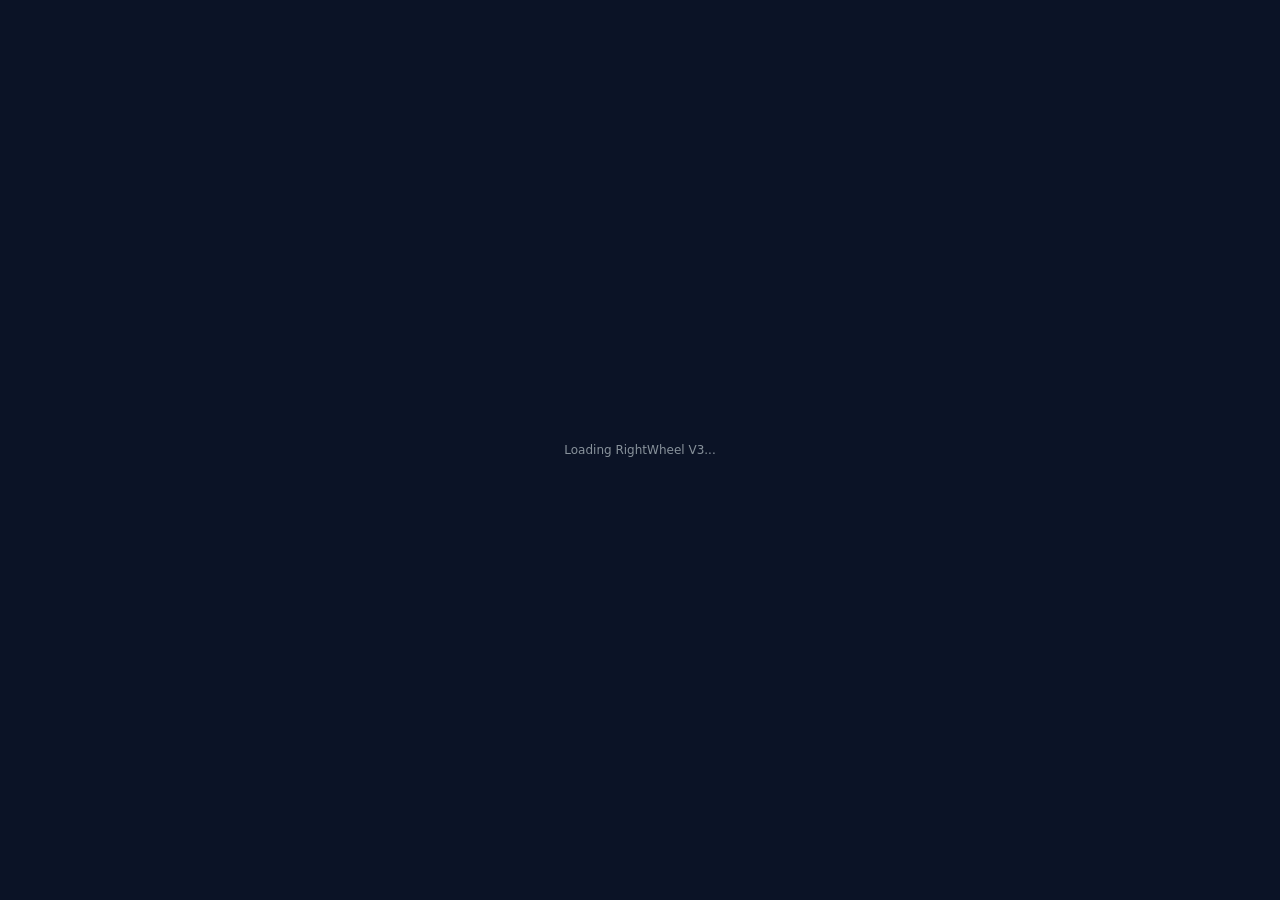
<file: src/ui_dist/index.html>
<!doctype html>
<html lang="en" class="dark">
  <head>
    <meta charset="UTF-8" />
    <meta name="viewport" content="width=device-width, initial-scale=1.0" />
    <title>UI Studio</title>
    <link rel="icon" type="image/png" href="./logo.png" />
    <script type="module" crossorigin src="./assets/index-D91rPtI8.js"></script>
    <link rel="stylesheet" crossorigin href="./assets/index-C3KyHdAM.css">
  </head>
  <body class="bg-[#0b1326] text-[#dae2fd] antialiased selection:bg-[#0ea5e9]/30">
    <div id="root"></div>
  </body>
</html>
</file>
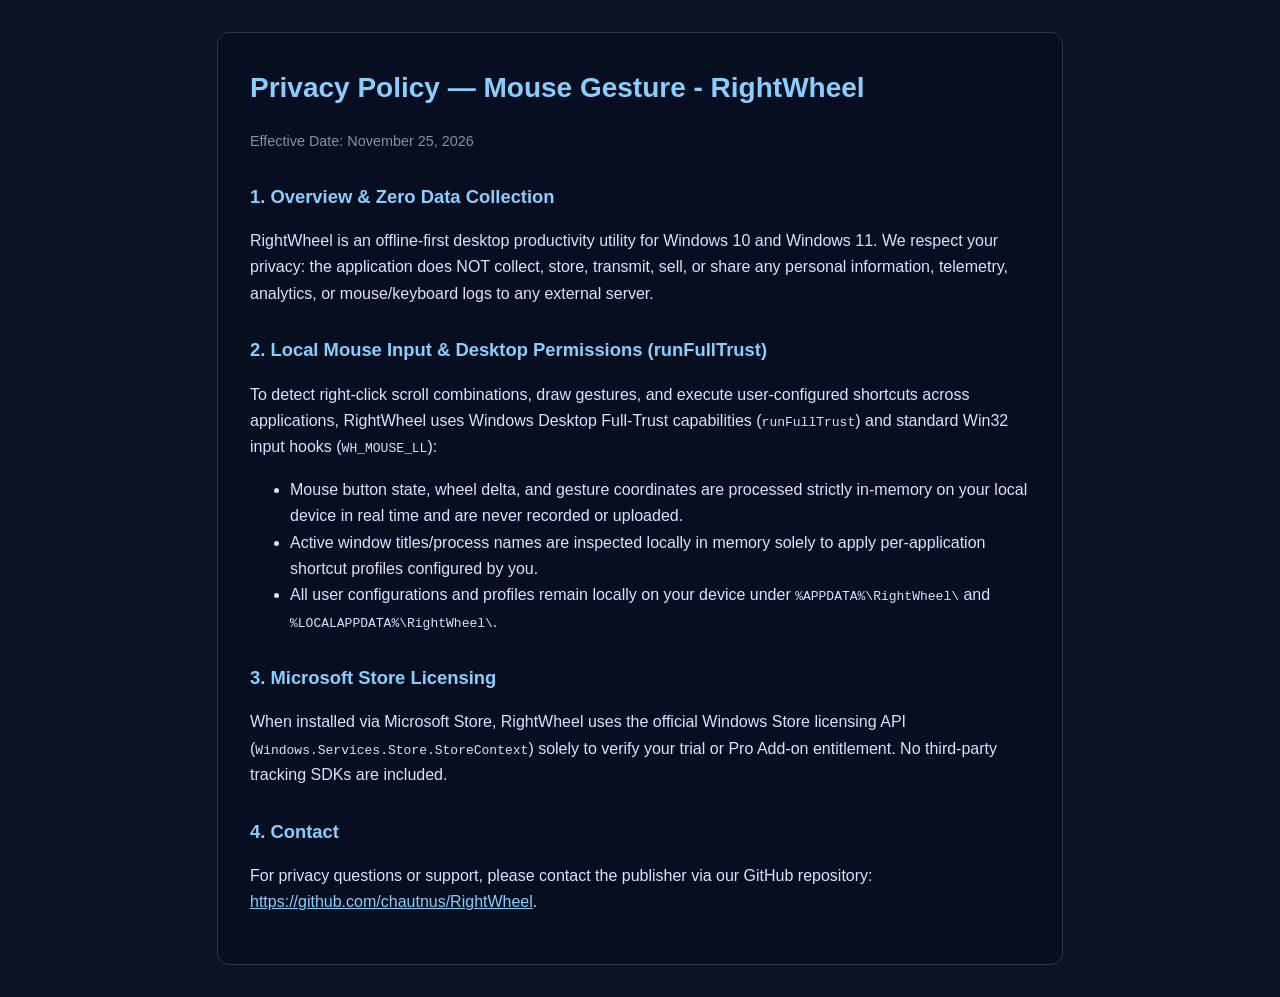
<file: docs/privacy.html>
<!DOCTYPE html>
<html lang="en">
<head>
  <meta charset="UTF-8" />
  <meta name="viewport" content="width=device-width, initial-scale=1.0" />
  <title>Privacy Policy — Mouse Gesture - RightWheel</title>
  <meta name="description" content="Privacy Policy for Mouse Gesture - RightWheel on Windows 10/11 and Microsoft Store." />
  <style>
    body { font-family: -apple-system, BlinkMacSystemFont, "Segoe UI", Roboto, sans-serif; background: #0b1326; color: #dae2fd; margin: 0; padding: 32px 16px; line-height: 1.65; }
    .container { max-width: 780px; margin: 0 auto; background: #060e20; border: 1px solid #2d3449; border-radius: 12px; padding: 32px; }
    h1, h2 { color: #89ceff; }
    h1 { margin-top: 0; font-size: 1.75rem; }
    h2 { font-size: 1.15rem; margin-top: 1.75rem; }
    .meta { color: #88929b; font-size: 0.9rem; margin-bottom: 1.5rem; }
    a { color: #89ceff; }
  </style>
</head>
<body>
  <div class="container">
    <h1>Privacy Policy — Mouse Gesture - RightWheel</h1>
    <p class="meta">Effective Date: November 25, 2026</p>

    <h2>1. Overview &amp; Zero Data Collection</h2>
    <p>
      RightWheel is an offline-first desktop productivity utility for Windows 10 and Windows 11.
      We respect your privacy: the application does NOT collect, store, transmit, sell, or share any personal
      information, telemetry, analytics, or mouse/keyboard logs to any external server.
    </p>

    <h2>2. Local Mouse Input &amp; Desktop Permissions (runFullTrust)</h2>
    <p>
      To detect right-click scroll combinations, draw gestures, and execute user-configured shortcuts across applications,
      RightWheel uses Windows Desktop Full-Trust capabilities (<code>runFullTrust</code>) and standard Win32 input hooks (<code>WH_MOUSE_LL</code>):
    </p>
    <ul>
      <li>Mouse button state, wheel delta, and gesture coordinates are processed strictly in-memory on your local device in real time and are never recorded or uploaded.</li>
      <li>Active window titles/process names are inspected locally in memory solely to apply per-application shortcut profiles configured by you.</li>
      <li>All user configurations and profiles remain locally on your device under <code>%APPDATA%\RightWheel\</code> and <code>%LOCALAPPDATA%\RightWheel\</code>.</li>
    </ul>

    <h2>3. Microsoft Store Licensing</h2>
    <p>
      When installed via Microsoft Store, RightWheel uses the official Windows Store licensing API (<code>Windows.Services.Store.StoreContext</code>)
      solely to verify your trial or Pro Add-on entitlement. No third-party tracking SDKs are included.
    </p>

    <h2>4. Contact</h2>
    <p>
      For privacy questions or support, please contact the publisher via our GitHub repository:
      <a href="https://github.com/chautnus/RightWheel">https://github.com/chautnus/RightWheel</a>.
    </p>
  </div>
</body>
</html>
</file>
<file: src/ui_dist/assets/index-C3KyHdAM.css>
/*! tailwindcss v4.3.5 | MIT License | https://tailwindcss.com */
@layer properties{@supports (((-webkit-hyphens:none)) and (not (margin-trim:block))) or ((-moz-orient:inline) and (not (color:rgb(from red r g b)))){*,:before,:after,::backdrop{--tw-translate-x:0;--tw-translate-y:0;--tw-translate-z:0;--tw-scale-x:1;--tw-scale-y:1;--tw-scale-z:1;--tw-rotate-x:initial;--tw-rotate-y:initial;--tw-rotate-z:initial;--tw-skew-x:initial;--tw-skew-y:initial;--tw-pan-x:initial;--tw-pan-y:initial;--tw-pinch-zoom:initial;--tw-space-y-reverse:0;--tw-space-x-reverse:0;--tw-divide-x-reverse:0;--tw-border-style:solid;--tw-divide-y-reverse:0;--tw-leading:initial;--tw-font-weight:initial;--tw-tracking:initial;--tw-ordinal:initial;--tw-slashed-zero:initial;--tw-numeric-figure:initial;--tw-numeric-spacing:initial;--tw-numeric-fraction:initial;--tw-shadow:0 0 #0000;--tw-shadow-color:initial;--tw-shadow-alpha:100%;--tw-inset-shadow:0 0 #0000;--tw-inset-shadow-color:initial;--tw-inset-shadow-alpha:100%;--tw-ring-color:initial;--tw-ring-shadow:0 0 #0000;--tw-inset-ring-color:initial;--tw-inset-ring-shadow:0 0 #0000;--tw-ring-inset:initial;--tw-ring-offset-width:0px;--tw-ring-offset-color:#fff;--tw-ring-offset-shadow:0 0 #0000;--tw-outline-style:solid;--tw-blur:initial;--tw-brightness:initial;--tw-contrast:initial;--tw-grayscale:initial;--tw-hue-rotate:initial;--tw-invert:initial;--tw-opacity:initial;--tw-saturate:initial;--tw-sepia:initial;--tw-drop-shadow:initial;--tw-drop-shadow-color:initial;--tw-drop-shadow-alpha:100%;--tw-drop-shadow-size:initial;--tw-backdrop-blur:initial;--tw-backdrop-brightness:initial;--tw-backdrop-contrast:initial;--tw-backdrop-grayscale:initial;--tw-backdrop-hue-rotate:initial;--tw-backdrop-invert:initial;--tw-backdrop-opacity:initial;--tw-backdrop-saturate:initial;--tw-backdrop-sepia:initial}}}@layer theme{:root,:host{--font-sans:"Segoe UI", system-ui, -apple-system, sans-serif;--font-mono:ui-monospace, SFMono-Regular, Menlo, Monaco, Consolas, "Liberation Mono", "Courier New", monospace;--color-red-400:oklch(70.4% .191 22.216);--color-black:#000;--color-white:#fff;--spacing:.25rem;--container-lg:32rem;--container-2xl:42rem;--container-6xl:72rem;--text-xs:.75rem;--text-xs--line-height:calc(1 / .75);--text-sm:.875rem;--text-sm--line-height:calc(1.25 / .875);--text-base:1rem;--text-base--line-height:calc(1.5 / 1);--text-lg:1.125rem;--text-lg--line-height:calc(1.75 / 1.125);--text-xl:1.25rem;--text-xl--line-height:calc(1.75 / 1.25);--font-weight-medium:500;--font-weight-semibold:600;--font-weight-bold:700;--tracking-tight:-.025em;--tracking-wide:.025em;--tracking-wider:.05em;--tracking-widest:.1em;--leading-tight:1.25;--leading-relaxed:1.625;--radius-md:.375rem;--radius-lg:.5rem;--radius-xl:.75rem;--default-transition-duration:.15s;--default-transition-timing-function:cubic-bezier(.4, 0, .2, 1);--default-font-family:var(--font-sans);--default-mono-font-family:var(--font-mono);--color-bg-root:#0b1326;--color-fg-main:#dae2fd}}@layer base{*,:after,:before,::backdrop{box-sizing:border-box;border:0 solid;margin:0;padding:0}::file-selector-button{box-sizing:border-box;border:0 solid;margin:0;padding:0}html,:host{-webkit-text-size-adjust:100%;tab-size:4;line-height:1.5;font-family:var(--default-font-family,-apple-system, BlinkMacSystemFont, "Segoe UI", Roboto, "Helvetica Neue", "Noto Sans", Arial, sans-serif, "Apple Color Emoji", "Segoe UI Emoji", "Segoe UI Symbol", "Noto Color Emoji");font-feature-settings:var(--default-font-feature-settings,normal);font-variation-settings:var(--default-font-variation-settings,normal);-webkit-tap-highlight-color:transparent}hr{height:0;color:inherit;border-top-width:1px}abbr:where([title]){-webkit-text-decoration:underline dotted;text-decoration:underline dotted}h1,h2,h3,h4,h5,h6{font-size:inherit;font-weight:inherit}a{color:inherit;-webkit-text-decoration:inherit;-webkit-text-decoration:inherit;-webkit-text-decoration:inherit;-webkit-text-decoration:inherit;text-decoration:inherit}b,strong{font-weight:bolder}code,kbd,samp,pre{font-family:var(--default-mono-font-family,ui-monospace, SFMono-Regular, Menlo, Monaco, Consolas, "Liberation Mono", "Courier New", monospace);font-feature-settings:var(--default-mono-font-feature-settings,normal);font-variation-settings:var(--default-mono-font-variation-settings,normal);font-size:1em}small{font-size:80%}sub,sup{vertical-align:baseline;font-size:75%;line-height:0;position:relative}sub{bottom:-.25em}sup{top:-.5em}table{text-indent:0;border-color:inherit;border-collapse:collapse}:-moz-focusring:where(:not(iframe)){outline:auto}progress{vertical-align:baseline}summary{display:list-item}ol,ul,menu{list-style:none}img,svg,video,canvas,audio,iframe,embed,object{vertical-align:middle;display:block}img,video{max-width:100%;height:auto}button,input,select,optgroup,textarea{font:inherit;font-feature-settings:inherit;font-variation-settings:inherit;letter-spacing:inherit;color:inherit;opacity:1;background-color:#0000;border-radius:0}::file-selector-button{font:inherit;font-feature-settings:inherit;font-variation-settings:inherit;letter-spacing:inherit;color:inherit;opacity:1;background-color:#0000;border-radius:0}:where(select:is([multiple],[size])) optgroup{font-weight:bolder}:where(select:is([multiple],[size])) optgroup option{padding-inline-start:20px}::file-selector-button{margin-inline-end:4px}::placeholder{opacity:1}@supports (not ((-webkit-appearance:-apple-pay-button))) or (contain-intrinsic-size:1px){::placeholder{color:currentColor}@supports (color:color-mix(in lab, red, red)){::placeholder{color:color-mix(in oklab, currentcolor 50%, transparent)}}}textarea{resize:vertical}::-webkit-search-decoration{-webkit-appearance:none}::-webkit-date-and-time-value{min-height:1lh;text-align:inherit}::-webkit-datetime-edit{display:inline-flex}::-webkit-datetime-edit-fields-wrapper{padding:0}::-webkit-datetime-edit{padding-block:0}::-webkit-datetime-edit-year-field{padding-block:0}::-webkit-datetime-edit-month-field{padding-block:0}::-webkit-datetime-edit-day-field{padding-block:0}::-webkit-datetime-edit-hour-field{padding-block:0}::-webkit-datetime-edit-minute-field{padding-block:0}::-webkit-datetime-edit-second-field{padding-block:0}::-webkit-datetime-edit-millisecond-field{padding-block:0}::-webkit-datetime-edit-meridiem-field{padding-block:0}::-webkit-calendar-picker-indicator{line-height:1}:-moz-ui-invalid{box-shadow:none}button,input:where([type=button],[type=reset],[type=submit]){appearance:button}::file-selector-button{appearance:button}::-webkit-inner-spin-button{height:auto}::-webkit-outer-spin-button{height:auto}[hidden]:where(:not([hidden=until-found])){display:none!important}html,body,#root{height:100%;margin:0;overflow:hidden}body{font-family:var(--font-sans);background-color:var(--color-bg-root);color:var(--color-fg-main)}}@layer components;@layer utilities{.\@container{container-type:inline-size}.pointer-events-none{pointer-events:none}.collapse{visibility:collapse}.invisible{visibility:hidden}.visible{visibility:visible}.sr-only{clip-path:inset(50%);white-space:nowrap;border-width:0;width:1px;height:1px;margin:-1px;padding:0;position:absolute;overflow:hidden}.not-sr-only{clip-path:none;white-space:normal;width:auto;height:auto;margin:0;padding:0;position:static;overflow:visible}.absolute{position:absolute}.fixed{position:fixed}.relative{position:relative}.static{position:static}.sticky{position:sticky}.inset-0{inset:0}.top-1\/2{top:50%}.top-2{top:calc(var(--spacing) * 2)}.top-3\.5{top:calc(var(--spacing) * 3.5)}.top-full{top:100%}.right-0{right:0}.right-3\.5{right:calc(var(--spacing) * 3.5)}.left-0{left:0}.left-1\/2{left:50%}.left-2\.5{left:calc(var(--spacing) * 2.5)}.isolate{isolation:isolate}.isolation-auto{isolation:auto}.z-50{z-index:50}.container{width:100%}@media (width>=40rem){.container{max-width:40rem}}@media (width>=48rem){.container{max-width:48rem}}@media (width>=64rem){.container{max-width:64rem}}@media (width>=80rem){.container{max-width:80rem}}@media (width>=96rem){.container{max-width:96rem}}.mx-auto{margin-inline:auto}.mt-1{margin-top:var(--spacing)}.mt-1\.5{margin-top:calc(var(--spacing) * 1.5)}.mt-2{margin-top:calc(var(--spacing) * 2)}.mt-3{margin-top:calc(var(--spacing) * 3)}.mr-1{margin-right:var(--spacing)}.mb-0\.5{margin-bottom:calc(var(--spacing) * .5)}.mb-1{margin-bottom:var(--spacing)}.mb-1\.5{margin-bottom:calc(var(--spacing) * 1.5)}.mb-2{margin-bottom:calc(var(--spacing) * 2)}.ml-1{margin-left:var(--spacing)}.ml-3{margin-left:calc(var(--spacing) * 3)}.ml-6{margin-left:calc(var(--spacing) * 6)}.block{display:block}.contents{display:contents}.flex{display:flex}.flow-root{display:flow-root}.grid{display:grid}.hidden{display:none}.inline{display:inline}.inline-block{display:inline-block}.inline-flex{display:inline-flex}.inline-grid{display:inline-grid}.inline-table{display:inline-table}.list-item{display:list-item}.table{display:table}.table-caption{display:table-caption}.table-cell{display:table-cell}.table-column{display:table-column}.table-column-group{display:table-column-group}.table-footer-group{display:table-footer-group}.table-header-group{display:table-header-group}.table-row{display:table-row}.table-row-group{display:table-row-group}.h-1\.5{height:calc(var(--spacing) * 1.5)}.h-2{height:calc(var(--spacing) * 2)}.h-3{height:calc(var(--spacing) * 3)}.h-3\.5{height:calc(var(--spacing) * 3.5)}.h-4{height:calc(var(--spacing) * 4)}.h-5{height:calc(var(--spacing) * 5)}.h-6{height:calc(var(--spacing) * 6)}.h-7{height:calc(var(--spacing) * 7)}.h-8{height:calc(var(--spacing) * 8)}.h-9{height:calc(var(--spacing) * 9)}.h-11{height:calc(var(--spacing) * 11)}.h-28{height:calc(var(--spacing) * 28)}.h-\[calc\(100\%-1\.75rem\)\]{height:calc(100% - 1.75rem)}.h-full{height:100%}.h-screen{height:100vh}.max-h-28{max-height:calc(var(--spacing) * 28)}.max-h-32{max-height:calc(var(--spacing) * 32)}.max-h-48{max-height:calc(var(--spacing) * 48)}.max-h-56{max-height:calc(var(--spacing) * 56)}.max-h-60{max-height:calc(var(--spacing) * 60)}.max-h-\[88vh\]{max-height:88vh}.max-h-\[460px\]{max-height:460px}.min-h-0{min-height:0}.min-h-\[420px\]{min-height:420px}.min-h-\[500px\]{min-height:500px}.min-h-\[520px\]{min-height:520px}.w-1\.5{width:calc(var(--spacing) * 1.5)}.w-2{width:calc(var(--spacing) * 2)}.w-3{width:calc(var(--spacing) * 3)}.w-3\.5{width:calc(var(--spacing) * 3.5)}.w-4{width:calc(var(--spacing) * 4)}.w-8{width:calc(var(--spacing) * 8)}.w-9{width:calc(var(--spacing) * 9)}.w-12{width:calc(var(--spacing) * 12)}.w-16{width:calc(var(--spacing) * 16)}.w-28{width:calc(var(--spacing) * 28)}.w-\[248px\]{width:248px}.w-full{width:100%}.w-screen{width:100vw}.max-w-2xl{max-width:var(--container-2xl)}.max-w-6xl{max-width:var(--container-6xl)}.max-w-lg{max-width:var(--container-lg)}.min-w-0{min-width:0}.min-w-\[120px\]{min-width:120px}.min-w-\[140px\]{min-width:140px}.flex-1{flex:1}.shrink{flex-shrink:1}.shrink-0{flex-shrink:0}.grow{flex-grow:1}.border-collapse{border-collapse:collapse}.-translate-x-1\/2{--tw-translate-x:calc(calc(1 / 2 * 100%) * -1);translate:var(--tw-translate-x) var(--tw-translate-y)}.-translate-y-1\/2{--tw-translate-y:calc(calc(1 / 2 * 100%) * -1);translate:var(--tw-translate-x) var(--tw-translate-y)}.translate-none{translate:none}.scale-3d{scale:var(--tw-scale-x) var(--tw-scale-y) var(--tw-scale-z)}.transform{transform:var(--tw-rotate-x, ) var(--tw-rotate-y, ) var(--tw-rotate-z, ) var(--tw-skew-x, ) var(--tw-skew-y, )}.cursor-pointer{cursor:pointer}.touch-pinch-zoom{--tw-pinch-zoom:pinch-zoom;touch-action:var(--tw-pan-x, ) var(--tw-pan-y, ) var(--tw-pinch-zoom, )}.resize{resize:both}.grid-cols-1{grid-template-columns:repeat(1,minmax(0,1fr))}.grid-cols-2{grid-template-columns:repeat(2,minmax(0,1fr))}.flex-col{flex-direction:column}.flex-wrap{flex-wrap:wrap}.items-center{align-items:center}.justify-between{justify-content:space-between}.justify-center{justify-content:center}.justify-end{justify-content:flex-end}.justify-start{justify-content:flex-start}.gap-0\.5{gap:calc(var(--spacing) * .5)}.gap-1{gap:var(--spacing)}.gap-1\.5{gap:calc(var(--spacing) * 1.5)}.gap-2{gap:calc(var(--spacing) * 2)}.gap-2\.5{gap:calc(var(--spacing) * 2.5)}.gap-3{gap:calc(var(--spacing) * 3)}.gap-4{gap:calc(var(--spacing) * 4)}:where(.space-y-0\.5>:not(:last-child)){--tw-space-y-reverse:0;margin-block-start:calc(calc(var(--spacing) * .5) * var(--tw-space-y-reverse));margin-block-end:calc(calc(var(--spacing) * .5) * calc(1 - var(--tw-space-y-reverse)))}:where(.space-y-1>:not(:last-child)){--tw-space-y-reverse:0;margin-block-start:calc(var(--spacing) * var(--tw-space-y-reverse));margin-block-end:calc(var(--spacing) * calc(1 - var(--tw-space-y-reverse)))}:where(.space-y-1\.5>:not(:last-child)){--tw-space-y-reverse:0;margin-block-start:calc(calc(var(--spacing) * 1.5) * var(--tw-space-y-reverse));margin-block-end:calc(calc(var(--spacing) * 1.5) * calc(1 - var(--tw-space-y-reverse)))}:where(.space-y-2>:not(:last-child)){--tw-space-y-reverse:0;margin-block-start:calc(calc(var(--spacing) * 2) * var(--tw-space-y-reverse));margin-block-end:calc(calc(var(--spacing) * 2) * calc(1 - var(--tw-space-y-reverse)))}:where(.space-y-2\.5>:not(:last-child)){--tw-space-y-reverse:0;margin-block-start:calc(calc(var(--spacing) * 2.5) * var(--tw-space-y-reverse));margin-block-end:calc(calc(var(--spacing) * 2.5) * calc(1 - var(--tw-space-y-reverse)))}:where(.space-y-3>:not(:last-child)){--tw-space-y-reverse:0;margin-block-start:calc(calc(var(--spacing) * 3) * var(--tw-space-y-reverse));margin-block-end:calc(calc(var(--spacing) * 3) * calc(1 - var(--tw-space-y-reverse)))}:where(.space-y-3\.5>:not(:last-child)){--tw-space-y-reverse:0;margin-block-start:calc(calc(var(--spacing) * 3.5) * var(--tw-space-y-reverse));margin-block-end:calc(calc(var(--spacing) * 3.5) * calc(1 - var(--tw-space-y-reverse)))}:where(.space-y-4>:not(:last-child)){--tw-space-y-reverse:0;margin-block-start:calc(calc(var(--spacing) * 4) * var(--tw-space-y-reverse));margin-block-end:calc(calc(var(--spacing) * 4) * calc(1 - var(--tw-space-y-reverse)))}:where(.space-y-5>:not(:last-child)){--tw-space-y-reverse:0;margin-block-start:calc(calc(var(--spacing) * 5) * var(--tw-space-y-reverse));margin-block-end:calc(calc(var(--spacing) * 5) * calc(1 - var(--tw-space-y-reverse)))}:where(.space-y-reverse>:not(:last-child)){--tw-space-y-reverse:1}:where(.space-x-reverse>:not(:last-child)){--tw-space-x-reverse:1}:where(.divide-x>:not(:last-child)){--tw-divide-x-reverse:0;border-inline-style:var(--tw-border-style);border-inline-start-width:calc(1px * var(--tw-divide-x-reverse));border-inline-end-width:calc(1px * calc(1 - var(--tw-divide-x-reverse)))}:where(.divide-y>:not(:last-child)){--tw-divide-y-reverse:0;border-bottom-style:var(--tw-border-style);border-top-style:var(--tw-border-style);border-top-width:calc(1px * var(--tw-divide-y-reverse));border-bottom-width:calc(1px * calc(1 - var(--tw-divide-y-reverse)))}:where(.divide-y-reverse>:not(:last-child)){--tw-divide-y-reverse:1}.truncate{text-overflow:ellipsis;white-space:nowrap;overflow:hidden}.overflow-auto{overflow:auto}.overflow-hidden{overflow:hidden}.overflow-y-auto{overflow-y:auto}.rounded{border-radius:.25rem}.rounded-full{border-radius:2147483647px}.rounded-lg{border-radius:var(--radius-lg)}.rounded-md{border-radius:var(--radius-md)}.rounded-xl{border-radius:var(--radius-xl)}.rounded-s{border-start-start-radius:.25rem;border-end-start-radius:.25rem}.rounded-ss{border-start-start-radius:.25rem}.rounded-e{border-start-end-radius:.25rem;border-end-end-radius:.25rem}.rounded-se{border-start-end-radius:.25rem}.rounded-ee{border-end-end-radius:.25rem}.rounded-es{border-end-start-radius:.25rem}.rounded-t{border-top-left-radius:.25rem;border-top-right-radius:.25rem}.rounded-l{border-top-left-radius:.25rem;border-bottom-left-radius:.25rem}.rounded-tl{border-top-left-radius:.25rem}.rounded-r{border-top-right-radius:.25rem;border-bottom-right-radius:.25rem}.rounded-tr{border-top-right-radius:.25rem}.rounded-b{border-bottom-right-radius:.25rem;border-bottom-left-radius:.25rem}.rounded-br{border-bottom-right-radius:.25rem}.rounded-bl{border-bottom-left-radius:.25rem}.border{border-style:var(--tw-border-style);border-width:1px}.border-x{border-inline-style:var(--tw-border-style);border-inline-width:1px}.border-y{border-block-style:var(--tw-border-style);border-block-width:1px}.border-s{border-inline-start-style:var(--tw-border-style);border-inline-start-width:1px}.border-e{border-inline-end-style:var(--tw-border-style);border-inline-end-width:1px}.border-bs{border-block-start-style:var(--tw-border-style);border-block-start-width:1px}.border-be{border-block-end-style:var(--tw-border-style);border-block-end-width:1px}.border-t{border-top-style:var(--tw-border-style);border-top-width:1px}.border-r{border-right-style:var(--tw-border-style);border-right-width:1px}.border-b{border-bottom-style:var(--tw-border-style);border-bottom-width:1px}.border-l{border-left-style:var(--tw-border-style);border-left-width:1px}.border-dashed{--tw-border-style:dashed;border-style:dashed}.border-\[\#0ea5e9\]{border-color:#0ea5e9}.border-\[\#0ea5e9\]\/40{border-color:oklab(68.4687% -.0798356 -.124464/.4)}.border-\[\#2d3449\]{border-color:#2d3449}.border-\[\#3e4850\]{border-color:#3e4850}.border-\[\#10b981\]{border-color:#10b981}.border-\[\#89ceff\]{border-color:#89ceff}.border-\[\#a5ffd4\]\/35{border-color:oklab(93.1589% -.100532 .0312002/.35)}.border-\[\#ffb4ab\]\/40{border-color:oklab(83.8304% .0795457 .0401074/.4)}.border-transparent{border-color:#0000}.bg-\[\#0b1326\]{background-color:#0b1326}.bg-\[\#0ea5e9\]{background-color:#0ea5e9}.bg-\[\#0ea5e9\]\/15{background-color:oklab(68.4687% -.0798356 -.124464/.15)}.bg-\[\#0ea5e9\]\/20{background-color:oklab(68.4687% -.0798356 -.124464/.2)}.bg-\[\#2d3449\]{background-color:#2d3449}.bg-\[\#7f1d1d\]\/40{background-color:oklab(39.5843% .119886 .0577565/.4)}.bg-\[\#10b981\]{background-color:#10b981}.bg-\[\#060e20\]{background-color:#060e20}.bg-\[\#89ceff\]{background-color:#89ceff}.bg-\[\#131b2e\]{background-color:#131b2e}.bg-\[\#171f33\]{background-color:#171f33}.bg-\[\#222a3d\]{background-color:#222a3d}.bg-\[\#a5ffd4\]\/10{background-color:oklab(93.1589% -.100532 .0312002/.1)}.bg-\[\#ffb4ab\]\/15{background-color:oklab(83.8304% .0795457 .0401074/.15)}.bg-black\/65{background-color:#000000a6}@supports (color:color-mix(in lab, red, red)){.bg-black\/65{background-color:color-mix(in oklab, var(--color-black) 65%, transparent)}}.bg-transparent{background-color:#0000}.bg-white{background-color:var(--color-white)}.bg-repeat{background-repeat:repeat}.mask-no-clip{-webkit-mask-clip:no-clip;mask-clip:no-clip}.mask-repeat{-webkit-mask-repeat:repeat;mask-repeat:repeat}.p-0\.5{padding:calc(var(--spacing) * .5)}.p-1{padding:var(--spacing)}.p-1\.5{padding:calc(var(--spacing) * 1.5)}.p-2{padding:calc(var(--spacing) * 2)}.p-2\.5{padding:calc(var(--spacing) * 2.5)}.p-3{padding:calc(var(--spacing) * 3)}.p-4{padding:calc(var(--spacing) * 4)}.p-5{padding:calc(var(--spacing) * 5)}.p-6{padding:calc(var(--spacing) * 6)}.px-1{padding-inline:var(--spacing)}.px-1\.5{padding-inline:calc(var(--spacing) * 1.5)}.px-2{padding-inline:calc(var(--spacing) * 2)}.px-2\.5{padding-inline:calc(var(--spacing) * 2.5)}.px-3{padding-inline:calc(var(--spacing) * 3)}.px-3\.5{padding-inline:calc(var(--spacing) * 3.5)}.px-4{padding-inline:calc(var(--spacing) * 4)}.px-5{padding-inline:calc(var(--spacing) * 5)}.px-6{padding-inline:calc(var(--spacing) * 6)}.py-0{padding-block:0}.py-0\.5{padding-block:calc(var(--spacing) * .5)}.py-1{padding-block:var(--spacing)}.py-1\.5{padding-block:calc(var(--spacing) * 1.5)}.py-2{padding-block:calc(var(--spacing) * 2)}.py-3{padding-block:calc(var(--spacing) * 3)}.py-3\.5{padding-block:calc(var(--spacing) * 3.5)}.py-4{padding-block:calc(var(--spacing) * 4)}.py-6{padding-block:calc(var(--spacing) * 6)}.pt-1{padding-top:var(--spacing)}.pt-2{padding-top:calc(var(--spacing) * 2)}.pt-3{padding-top:calc(var(--spacing) * 3)}.pt-4{padding-top:calc(var(--spacing) * 4)}.pr-1{padding-right:var(--spacing)}.pb-2{padding-bottom:calc(var(--spacing) * 2)}.pb-3{padding-bottom:calc(var(--spacing) * 3)}.pb-4{padding-bottom:calc(var(--spacing) * 4)}.pl-0\.5{padding-left:calc(var(--spacing) * .5)}.pl-1{padding-left:var(--spacing)}.pl-2{padding-left:calc(var(--spacing) * 2)}.pl-2\.5{padding-left:calc(var(--spacing) * 2.5)}.pl-3{padding-left:calc(var(--spacing) * 3)}.pl-8{padding-left:calc(var(--spacing) * 8)}.text-center{text-align:center}.text-left{text-align:left}.font-mono{font-family:var(--font-mono)}.text-base{font-size:var(--text-base);line-height:var(--tw-leading,var(--text-base--line-height))}.text-lg{font-size:var(--text-lg);line-height:var(--tw-leading,var(--text-lg--line-height))}.text-sm{font-size:var(--text-sm);line-height:var(--tw-leading,var(--text-sm--line-height))}.text-xl{font-size:var(--text-xl);line-height:var(--tw-leading,var(--text-xl--line-height))}.text-xs{font-size:var(--text-xs);line-height:var(--tw-leading,var(--text-xs--line-height))}.text-\[9px\]{font-size:9px}.text-\[10px\]{font-size:10px}.text-\[11px\]{font-size:11px}.leading-relaxed{--tw-leading:var(--leading-relaxed);line-height:var(--leading-relaxed)}.leading-tight{--tw-leading:var(--leading-tight);line-height:var(--leading-tight)}.font-bold{--tw-font-weight:var(--font-weight-bold);font-weight:var(--font-weight-bold)}.font-medium{--tw-font-weight:var(--font-weight-medium);font-weight:var(--font-weight-medium)}.font-semibold{--tw-font-weight:var(--font-weight-semibold);font-weight:var(--font-weight-semibold)}.tracking-tight{--tw-tracking:var(--tracking-tight);letter-spacing:var(--tracking-tight)}.tracking-wide{--tw-tracking:var(--tracking-wide);letter-spacing:var(--tracking-wide)}.tracking-wider{--tw-tracking:var(--tracking-wider);letter-spacing:var(--tracking-wider)}.tracking-widest{--tw-tracking:var(--tracking-widest);letter-spacing:var(--tracking-widest)}.text-wrap{text-wrap:wrap}.text-clip{text-overflow:clip}.text-ellipsis{text-overflow:ellipsis}.whitespace-nowrap{white-space:nowrap}.whitespace-pre-line{white-space:pre-line}.text-\[\#0ea5e9\]{color:#0ea5e9}.text-\[\#7bd0ff\]{color:#7bd0ff}.text-\[\#10b981\]{color:#10b981}.text-\[\#38bdf8\]{color:#38bdf8}.text-\[\#060e20\]{color:#060e20}.text-\[\#89ceff\]{color:#89ceff}.text-\[\#8892a0\]{color:#8892a0}.text-\[\#88929b\]{color:#88929b}.text-\[\#a5ffd4\]{color:#a5ffd4}.text-\[\#bec8d2\]{color:#bec8d2}.text-\[\#c0c1ff\]{color:#c0c1ff}.text-\[\#dae2fd\]{color:#dae2fd}.text-\[\#ffb4ab\]{color:#ffb4ab}.text-red-400{color:var(--color-red-400)}.text-white{color:var(--color-white)}.capitalize{text-transform:capitalize}.lowercase{text-transform:lowercase}.normal-case{text-transform:none}.uppercase{text-transform:uppercase}.italic{font-style:italic}.not-italic{font-style:normal}.diagonal-fractions{--tw-numeric-fraction:diagonal-fractions;font-variant-numeric:var(--tw-ordinal, ) var(--tw-slashed-zero, ) var(--tw-numeric-figure, ) var(--tw-numeric-spacing, ) var(--tw-numeric-fraction, )}.lining-nums{--tw-numeric-figure:lining-nums;font-variant-numeric:var(--tw-ordinal, ) var(--tw-slashed-zero, ) var(--tw-numeric-figure, ) var(--tw-numeric-spacing, ) var(--tw-numeric-fraction, )}.oldstyle-nums{--tw-numeric-figure:oldstyle-nums;font-variant-numeric:var(--tw-ordinal, ) var(--tw-slashed-zero, ) var(--tw-numeric-figure, ) var(--tw-numeric-spacing, ) var(--tw-numeric-fraction, )}.ordinal{--tw-ordinal:ordinal;font-variant-numeric:var(--tw-ordinal, ) var(--tw-slashed-zero, ) var(--tw-numeric-figure, ) var(--tw-numeric-spacing, ) var(--tw-numeric-fraction, )}.proportional-nums{--tw-numeric-spacing:proportional-nums;font-variant-numeric:var(--tw-ordinal, ) var(--tw-slashed-zero, ) var(--tw-numeric-figure, ) var(--tw-numeric-spacing, ) var(--tw-numeric-fraction, )}.slashed-zero{--tw-slashed-zero:slashed-zero;font-variant-numeric:var(--tw-ordinal, ) var(--tw-slashed-zero, ) var(--tw-numeric-figure, ) var(--tw-numeric-spacing, ) var(--tw-numeric-fraction, )}.stacked-fractions{--tw-numeric-fraction:stacked-fractions;font-variant-numeric:var(--tw-ordinal, ) var(--tw-slashed-zero, ) var(--tw-numeric-figure, ) var(--tw-numeric-spacing, ) var(--tw-numeric-fraction, )}.tabular-nums{--tw-numeric-spacing:tabular-nums;font-variant-numeric:var(--tw-ordinal, ) var(--tw-slashed-zero, ) var(--tw-numeric-figure, ) var(--tw-numeric-spacing, ) var(--tw-numeric-fraction, )}.normal-nums{font-variant-numeric:normal}.line-through{text-decoration-line:line-through}.no-underline{text-decoration-line:none}.overline{text-decoration-line:overline}.underline{text-decoration-line:underline}.antialiased{-webkit-font-smoothing:antialiased;-moz-osx-font-smoothing:grayscale}.subpixel-antialiased{-webkit-font-smoothing:auto;-moz-osx-font-smoothing:auto}.accent-\[\#0ea5e9\]{accent-color:#0ea5e9}.opacity-55{opacity:.55}.shadow{--tw-shadow:0 1px 3px 0 var(--tw-shadow-color,#0000001a), 0 1px 2px -1px var(--tw-shadow-color,#0000001a);box-shadow:var(--tw-inset-shadow), var(--tw-inset-ring-shadow), var(--tw-ring-offset-shadow), var(--tw-ring-shadow), var(--tw-shadow)}.shadow-2xl{--tw-shadow:0 25px 50px -12px var(--tw-shadow-color,#00000040);box-shadow:var(--tw-inset-shadow), var(--tw-inset-ring-shadow), var(--tw-ring-offset-shadow), var(--tw-ring-shadow), var(--tw-shadow)}.shadow-sm{--tw-shadow:0 1px 3px 0 var(--tw-shadow-color,#0000001a), 0 1px 2px -1px var(--tw-shadow-color,#0000001a);box-shadow:var(--tw-inset-shadow), var(--tw-inset-ring-shadow), var(--tw-ring-offset-shadow), var(--tw-ring-shadow), var(--tw-shadow)}.shadow-xl{--tw-shadow:0 20px 25px -5px var(--tw-shadow-color,#0000001a), 0 8px 10px -6px var(--tw-shadow-color,#0000001a);box-shadow:var(--tw-inset-shadow), var(--tw-inset-ring-shadow), var(--tw-ring-offset-shadow), var(--tw-ring-shadow), var(--tw-shadow)}.inset-ring{--tw-inset-ring-shadow:inset 0 0 0 1px var(--tw-inset-ring-color,currentcolor);box-shadow:var(--tw-inset-shadow), var(--tw-inset-ring-shadow), var(--tw-ring-offset-shadow), var(--tw-ring-shadow), var(--tw-shadow)}.outline{outline-style:var(--tw-outline-style);outline-width:1px}.blur{--tw-blur:blur(8px);filter:var(--tw-blur, ) var(--tw-brightness, ) var(--tw-contrast, ) var(--tw-grayscale, ) var(--tw-hue-rotate, ) var(--tw-invert, ) var(--tw-saturate, ) var(--tw-sepia, ) var(--tw-drop-shadow, )}.drop-shadow{--tw-drop-shadow-size:drop-shadow(0 1px 2px var(--tw-drop-shadow-color,#0000001a)) drop-shadow(0 1px 1px var(--tw-drop-shadow-color,#0000000f));--tw-drop-shadow:drop-shadow(0 1px 2px #0000001a) drop-shadow(0 1px 1px #0000000f);filter:var(--tw-blur, ) var(--tw-brightness, ) var(--tw-contrast, ) var(--tw-grayscale, ) var(--tw-hue-rotate, ) var(--tw-invert, ) var(--tw-saturate, ) var(--tw-sepia, ) var(--tw-drop-shadow, )}.filter\!{filter:var(--tw-blur, ) var(--tw-brightness, ) var(--tw-contrast, ) var(--tw-grayscale, ) var(--tw-hue-rotate, ) var(--tw-invert, ) var(--tw-saturate, ) var(--tw-sepia, ) var(--tw-drop-shadow, )!important}.backdrop-blur{--tw-backdrop-blur:blur(8px);-webkit-backdrop-filter:var(--tw-backdrop-blur, ) var(--tw-backdrop-brightness, ) var(--tw-backdrop-contrast, ) var(--tw-backdrop-grayscale, ) var(--tw-backdrop-hue-rotate, ) var(--tw-backdrop-invert, ) var(--tw-backdrop-opacity, ) var(--tw-backdrop-saturate, ) var(--tw-backdrop-sepia, );backdrop-filter:var(--tw-backdrop-blur, ) var(--tw-backdrop-brightness, ) var(--tw-backdrop-contrast, ) var(--tw-backdrop-grayscale, ) var(--tw-backdrop-hue-rotate, ) var(--tw-backdrop-invert, ) var(--tw-backdrop-opacity, ) var(--tw-backdrop-saturate, ) var(--tw-backdrop-sepia, )}.backdrop-blur-\[1px\]{--tw-backdrop-blur:blur(1px);-webkit-backdrop-filter:var(--tw-backdrop-blur, ) var(--tw-backdrop-brightness, ) var(--tw-backdrop-contrast, ) var(--tw-backdrop-grayscale, ) var(--tw-backdrop-hue-rotate, ) var(--tw-backdrop-invert, ) var(--tw-backdrop-opacity, ) var(--tw-backdrop-saturate, ) var(--tw-backdrop-sepia, );backdrop-filter:var(--tw-backdrop-blur, ) var(--tw-backdrop-brightness, ) var(--tw-backdrop-contrast, ) var(--tw-backdrop-grayscale, ) var(--tw-backdrop-hue-rotate, ) var(--tw-backdrop-invert, ) var(--tw-backdrop-opacity, ) var(--tw-backdrop-saturate, ) var(--tw-backdrop-sepia, )}.backdrop-grayscale{--tw-backdrop-grayscale:grayscale(100%);-webkit-backdrop-filter:var(--tw-backdrop-blur, ) var(--tw-backdrop-brightness, ) var(--tw-backdrop-contrast, ) var(--tw-backdrop-grayscale, ) var(--tw-backdrop-hue-rotate, ) var(--tw-backdrop-invert, ) var(--tw-backdrop-opacity, ) var(--tw-backdrop-saturate, ) var(--tw-backdrop-sepia, );backdrop-filter:var(--tw-backdrop-blur, ) var(--tw-backdrop-brightness, ) var(--tw-backdrop-contrast, ) var(--tw-backdrop-grayscale, ) var(--tw-backdrop-hue-rotate, ) var(--tw-backdrop-invert, ) var(--tw-backdrop-opacity, ) var(--tw-backdrop-saturate, ) var(--tw-backdrop-sepia, )}.backdrop-invert{--tw-backdrop-invert:invert(100%);-webkit-backdrop-filter:var(--tw-backdrop-blur, ) var(--tw-backdrop-brightness, ) var(--tw-backdrop-contrast, ) var(--tw-backdrop-grayscale, ) var(--tw-backdrop-hue-rotate, ) var(--tw-backdrop-invert, ) var(--tw-backdrop-opacity, ) var(--tw-backdrop-saturate, ) var(--tw-backdrop-sepia, );backdrop-filter:var(--tw-backdrop-blur, ) var(--tw-backdrop-brightness, ) var(--tw-backdrop-contrast, ) var(--tw-backdrop-grayscale, ) var(--tw-backdrop-hue-rotate, ) var(--tw-backdrop-invert, ) var(--tw-backdrop-opacity, ) var(--tw-backdrop-saturate, ) var(--tw-backdrop-sepia, )}.backdrop-sepia{--tw-backdrop-sepia:sepia(100%);-webkit-backdrop-filter:var(--tw-backdrop-blur, ) var(--tw-backdrop-brightness, ) var(--tw-backdrop-contrast, ) var(--tw-backdrop-grayscale, ) var(--tw-backdrop-hue-rotate, ) var(--tw-backdrop-invert, ) var(--tw-backdrop-opacity, ) var(--tw-backdrop-saturate, ) var(--tw-backdrop-sepia, );backdrop-filter:var(--tw-backdrop-blur, ) var(--tw-backdrop-brightness, ) var(--tw-backdrop-contrast, ) var(--tw-backdrop-grayscale, ) var(--tw-backdrop-hue-rotate, ) var(--tw-backdrop-invert, ) var(--tw-backdrop-opacity, ) var(--tw-backdrop-saturate, ) var(--tw-backdrop-sepia, )}.backdrop-filter{-webkit-backdrop-filter:var(--tw-backdrop-blur, ) var(--tw-backdrop-brightness, ) var(--tw-backdrop-contrast, ) var(--tw-backdrop-grayscale, ) var(--tw-backdrop-hue-rotate, ) var(--tw-backdrop-invert, ) var(--tw-backdrop-opacity, ) var(--tw-backdrop-saturate, ) var(--tw-backdrop-sepia, );backdrop-filter:var(--tw-backdrop-blur, ) var(--tw-backdrop-brightness, ) var(--tw-backdrop-contrast, ) var(--tw-backdrop-grayscale, ) var(--tw-backdrop-hue-rotate, ) var(--tw-backdrop-invert, ) var(--tw-backdrop-opacity, ) var(--tw-backdrop-saturate, ) var(--tw-backdrop-sepia, )}.transition{transition-property:color,background-color,border-color,outline-color,text-decoration-color,fill,stroke,--tw-gradient-from,--tw-gradient-via,--tw-gradient-to,opacity,box-shadow,transform,translate,scale,rotate,filter,-webkit-backdrop-filter,backdrop-filter,display,content-visibility,overlay,pointer-events;transition-timing-function:var(--tw-ease,var(--default-transition-timing-function));transition-duration:var(--tw-duration,var(--default-transition-duration))}.transition-colors{transition-property:color,background-color,border-color,outline-color,text-decoration-color,fill,stroke,--tw-gradient-from,--tw-gradient-via,--tw-gradient-to;transition-timing-function:var(--tw-ease,var(--default-transition-timing-function));transition-duration:var(--tw-duration,var(--default-transition-duration))}.transition-transform{transition-property:transform,translate,scale,rotate;transition-timing-function:var(--tw-ease,var(--default-transition-timing-function));transition-duration:var(--tw-duration,var(--default-transition-duration))}:where(.divide-x-reverse>:not(:last-child)){--tw-divide-x-reverse:1}.ring-inset{--tw-ring-inset:inset}.selection\:bg-\[\#0ea5e9\]\/30 ::selection{background-color:oklab(68.4687% -.0798356 -.124464/.3)}.selection\:bg-\[\#0ea5e9\]\/30::selection{background-color:oklab(68.4687% -.0798356 -.124464/.3)}.placeholder\:text-\[\#606b74\]::placeholder{color:#606b74}@media (hover:hover){.hover\:bg-\[\#1e273f\]:hover{background-color:#1e273f}.hover\:bg-\[\#34d399\]:hover{background-color:#34d399}.hover\:bg-\[\#38bdf8\]:hover{background-color:#38bdf8}.hover\:bg-\[\#38bdf8\]\/15:hover{background-color:oklab(75.3513% -.0842999 -.110505/.15)}.hover\:bg-\[\#131b2e\]:hover{background-color:#131b2e}.hover\:bg-\[\#171f33\]:hover{background-color:#171f33}.hover\:bg-\[\#222a3d\]:hover{background-color:#222a3d}.hover\:bg-\[\#0284c7\]:hover{background-color:#0284c7}.hover\:bg-\[\#991b1b\]\/60:hover{background-color:oklab(44.3687% .143866 .0729859/.6)}.hover\:text-\[\#dae2fd\]:hover{color:#dae2fd}.hover\:text-white:hover{color:var(--color-white)}}.focus\:border-\[\#89ceff\]:focus{border-color:#89ceff}.focus\:outline-none:focus{--tw-outline-style:none;outline-style:none}.focus-visible\:border-\[\#89ceff\]:focus-visible{border-color:#89ceff}.focus-visible\:ring-1:focus-visible{--tw-ring-shadow:var(--tw-ring-inset, ) 0 0 0 calc(1px + var(--tw-ring-offset-width)) var(--tw-ring-color,currentcolor);box-shadow:var(--tw-inset-shadow), var(--tw-inset-ring-shadow), var(--tw-ring-offset-shadow), var(--tw-ring-shadow), var(--tw-shadow)}.focus-visible\:ring-\[\#89ceff\]:focus-visible{--tw-ring-color:#89ceff}.focus-visible\:outline-none:focus-visible{--tw-outline-style:none;outline-style:none}.disabled\:pointer-events-none:disabled{pointer-events:none}.disabled\:opacity-50:disabled{opacity:.5}.data-\[state\=checked\]\:translate-x-4[data-state=checked]{--tw-translate-x:calc(var(--spacing) * 4);translate:var(--tw-translate-x) var(--tw-translate-y)}.data-\[state\=checked\]\:border-\[\#0ea5e9\][data-state=checked]{border-color:#0ea5e9}.data-\[state\=checked\]\:bg-\[\#0ea5e9\][data-state=checked]{background-color:#0ea5e9}.data-\[state\=unchecked\]\:translate-x-0\.5[data-state=unchecked]{--tw-translate-x:calc(var(--spacing) * .5);translate:var(--tw-translate-x) var(--tw-translate-y)}.data-\[state\=unchecked\]\:bg-\[\#060e20\][data-state=unchecked]{background-color:#060e20}@media (width>=40rem){.sm\:col-span-2{grid-column:span 2/span 2}.sm\:grid-cols-3{grid-template-columns:repeat(3,minmax(0,1fr))}}@media (width>=64rem){.lg\:col-span-2{grid-column:span 2/span 2}.lg\:col-span-3{grid-column:span 3/span 3}.lg\:grid-cols-3{grid-template-columns:repeat(3,minmax(0,1fr))}.lg\:grid-cols-4{grid-template-columns:repeat(4,minmax(0,1fr))}}}@property --tw-translate-x{syntax:"*";inherits:false;initial-value:0}@property --tw-translate-y{syntax:"*";inherits:false;initial-value:0}@property --tw-translate-z{syntax:"*";inherits:false;initial-value:0}@property --tw-scale-x{syntax:"*";inherits:false;initial-value:1}@property --tw-scale-y{syntax:"*";inherits:false;initial-value:1}@property --tw-scale-z{syntax:"*";inherits:false;initial-value:1}@property --tw-rotate-x{syntax:"*";inherits:false}@property --tw-rotate-y{syntax:"*";inherits:false}@property --tw-rotate-z{syntax:"*";inherits:false}@property --tw-skew-x{syntax:"*";inherits:false}@property --tw-skew-y{syntax:"*";inherits:false}@property --tw-pan-x{syntax:"*";inherits:false}@property --tw-pan-y{syntax:"*";inherits:false}@property --tw-pinch-zoom{syntax:"*";inherits:false}@property --tw-space-y-reverse{syntax:"*";inherits:false;initial-value:0}@property --tw-space-x-reverse{syntax:"*";inherits:false;initial-value:0}@property --tw-divide-x-reverse{syntax:"*";inherits:false;initial-value:0}@property --tw-border-style{syntax:"*";inherits:false;initial-value:solid}@property --tw-divide-y-reverse{syntax:"*";inherits:false;initial-value:0}@property --tw-leading{syntax:"*";inherits:false}@property --tw-font-weight{syntax:"*";inherits:false}@property --tw-tracking{syntax:"*";inherits:false}@property --tw-ordinal{syntax:"*";inherits:false}@property --tw-slashed-zero{syntax:"*";inherits:false}@property --tw-numeric-figure{syntax:"*";inherits:false}@property --tw-numeric-spacing{syntax:"*";inherits:false}@property --tw-numeric-fraction{syntax:"*";inherits:false}@property --tw-shadow{syntax:"*";inherits:false;initial-value:0 0 #0000}@property --tw-shadow-color{syntax:"*";inherits:false}@property --tw-shadow-alpha{syntax:"<percentage>";inherits:false;initial-value:100%}@property --tw-inset-shadow{syntax:"*";inherits:false;initial-value:0 0 #0000}@property --tw-inset-shadow-color{syntax:"*";inherits:false}@property --tw-inset-shadow-alpha{syntax:"<percentage>";inherits:false;initial-value:100%}@property --tw-ring-color{syntax:"*";inherits:false}@property --tw-ring-shadow{syntax:"*";inherits:false;initial-value:0 0 #0000}@property --tw-inset-ring-color{syntax:"*";inherits:false}@property --tw-inset-ring-shadow{syntax:"*";inherits:false;initial-value:0 0 #0000}@property --tw-ring-inset{syntax:"*";inherits:false}@property --tw-ring-offset-width{syntax:"<length>";inherits:false;initial-value:0}@property --tw-ring-offset-color{syntax:"*";inherits:false;initial-value:#fff}@property --tw-ring-offset-shadow{syntax:"*";inherits:false;initial-value:0 0 #0000}@property --tw-outline-style{syntax:"*";inherits:false;initial-value:solid}@property --tw-blur{syntax:"*";inherits:false}@property --tw-brightness{syntax:"*";inherits:false}@property --tw-contrast{syntax:"*";inherits:false}@property --tw-grayscale{syntax:"*";inherits:false}@property --tw-hue-rotate{syntax:"*";inherits:false}@property --tw-invert{syntax:"*";inherits:false}@property --tw-opacity{syntax:"*";inherits:false}@property --tw-saturate{syntax:"*";inherits:false}@property --tw-sepia{syntax:"*";inherits:false}@property --tw-drop-shadow{syntax:"*";inherits:false}@property --tw-drop-shadow-color{syntax:"*";inherits:false}@property --tw-drop-shadow-alpha{syntax:"<percentage>";inherits:false;initial-value:100%}@property --tw-drop-shadow-size{syntax:"*";inherits:false}@property --tw-backdrop-blur{syntax:"*";inherits:false}@property --tw-backdrop-brightness{syntax:"*";inherits:false}@property --tw-backdrop-contrast{syntax:"*";inherits:false}@property --tw-backdrop-grayscale{syntax:"*";inherits:false}@property --tw-backdrop-hue-rotate{syntax:"*";inherits:false}@property --tw-backdrop-invert{syntax:"*";inherits:false}@property --tw-backdrop-opacity{syntax:"*";inherits:false}@property --tw-backdrop-saturate{syntax:"*";inherits:false}@property --tw-backdrop-sepia{syntax:"*";inherits:false}
</file>
